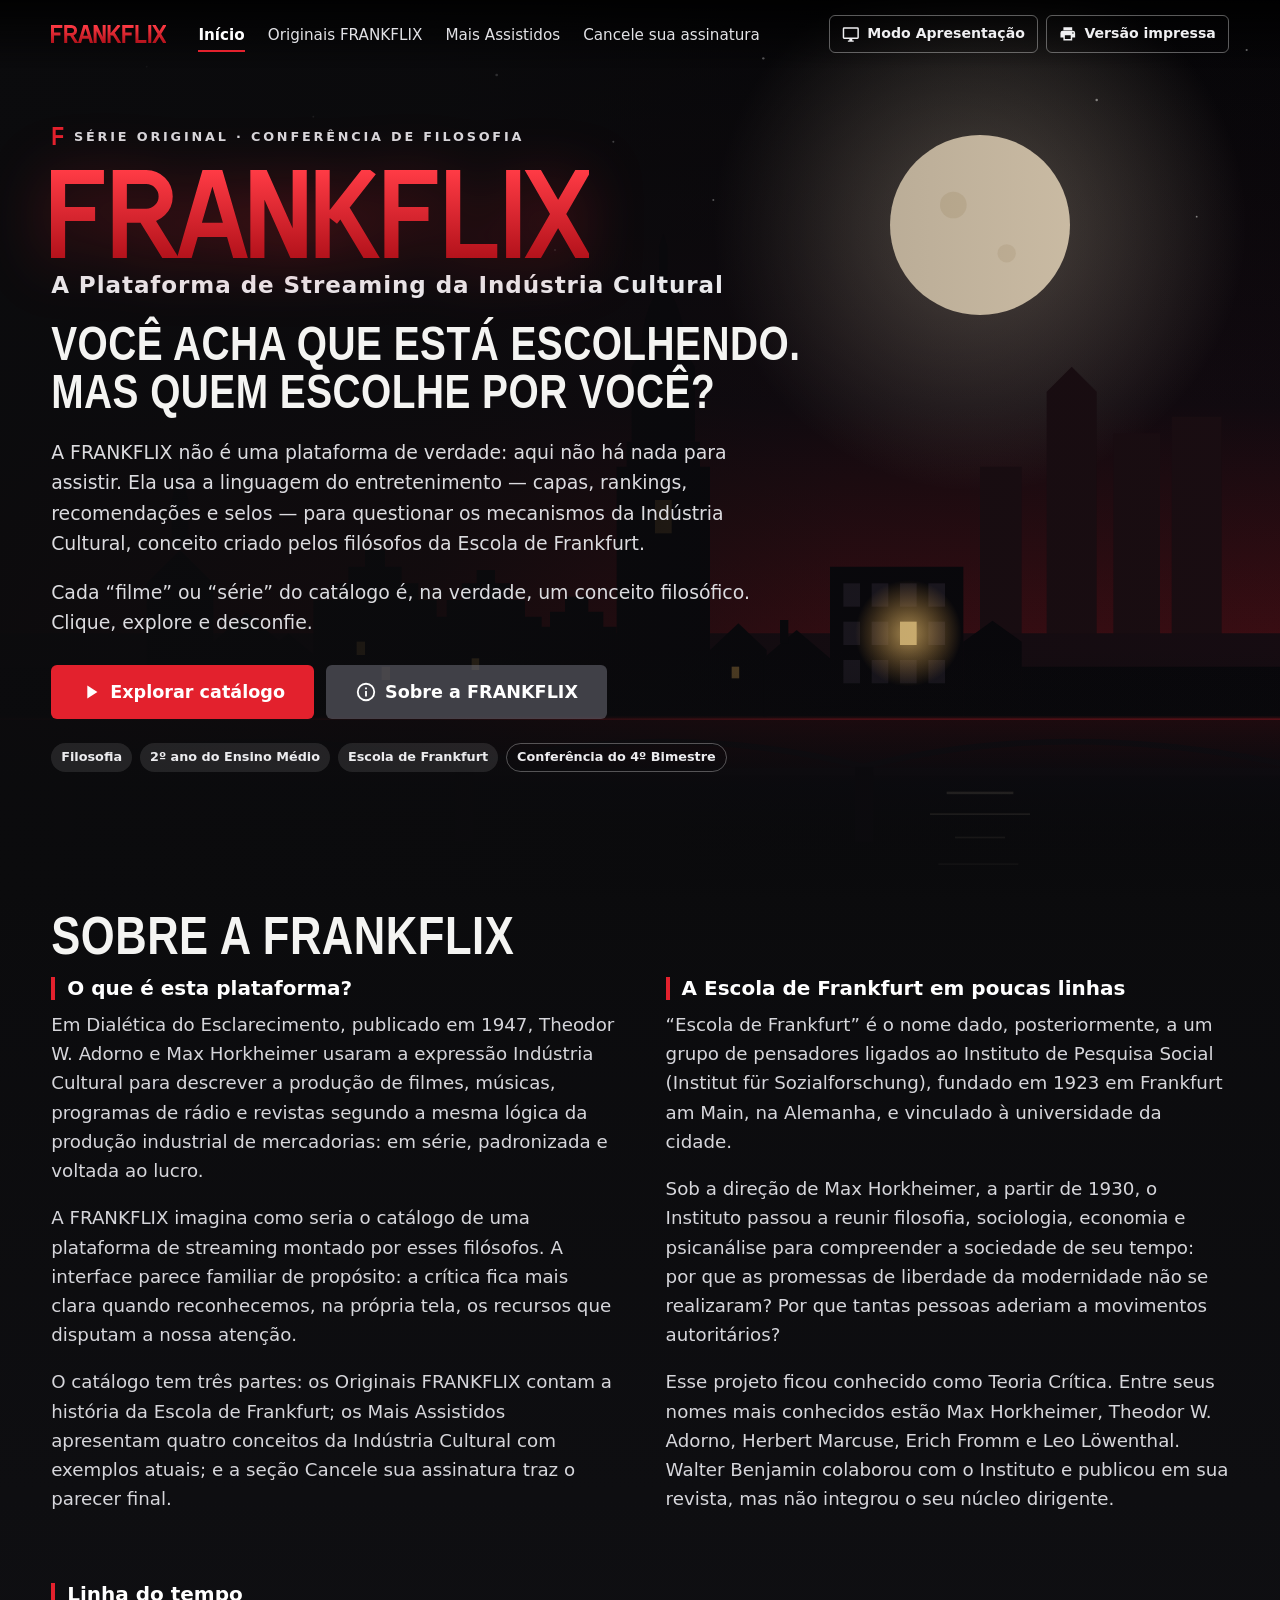
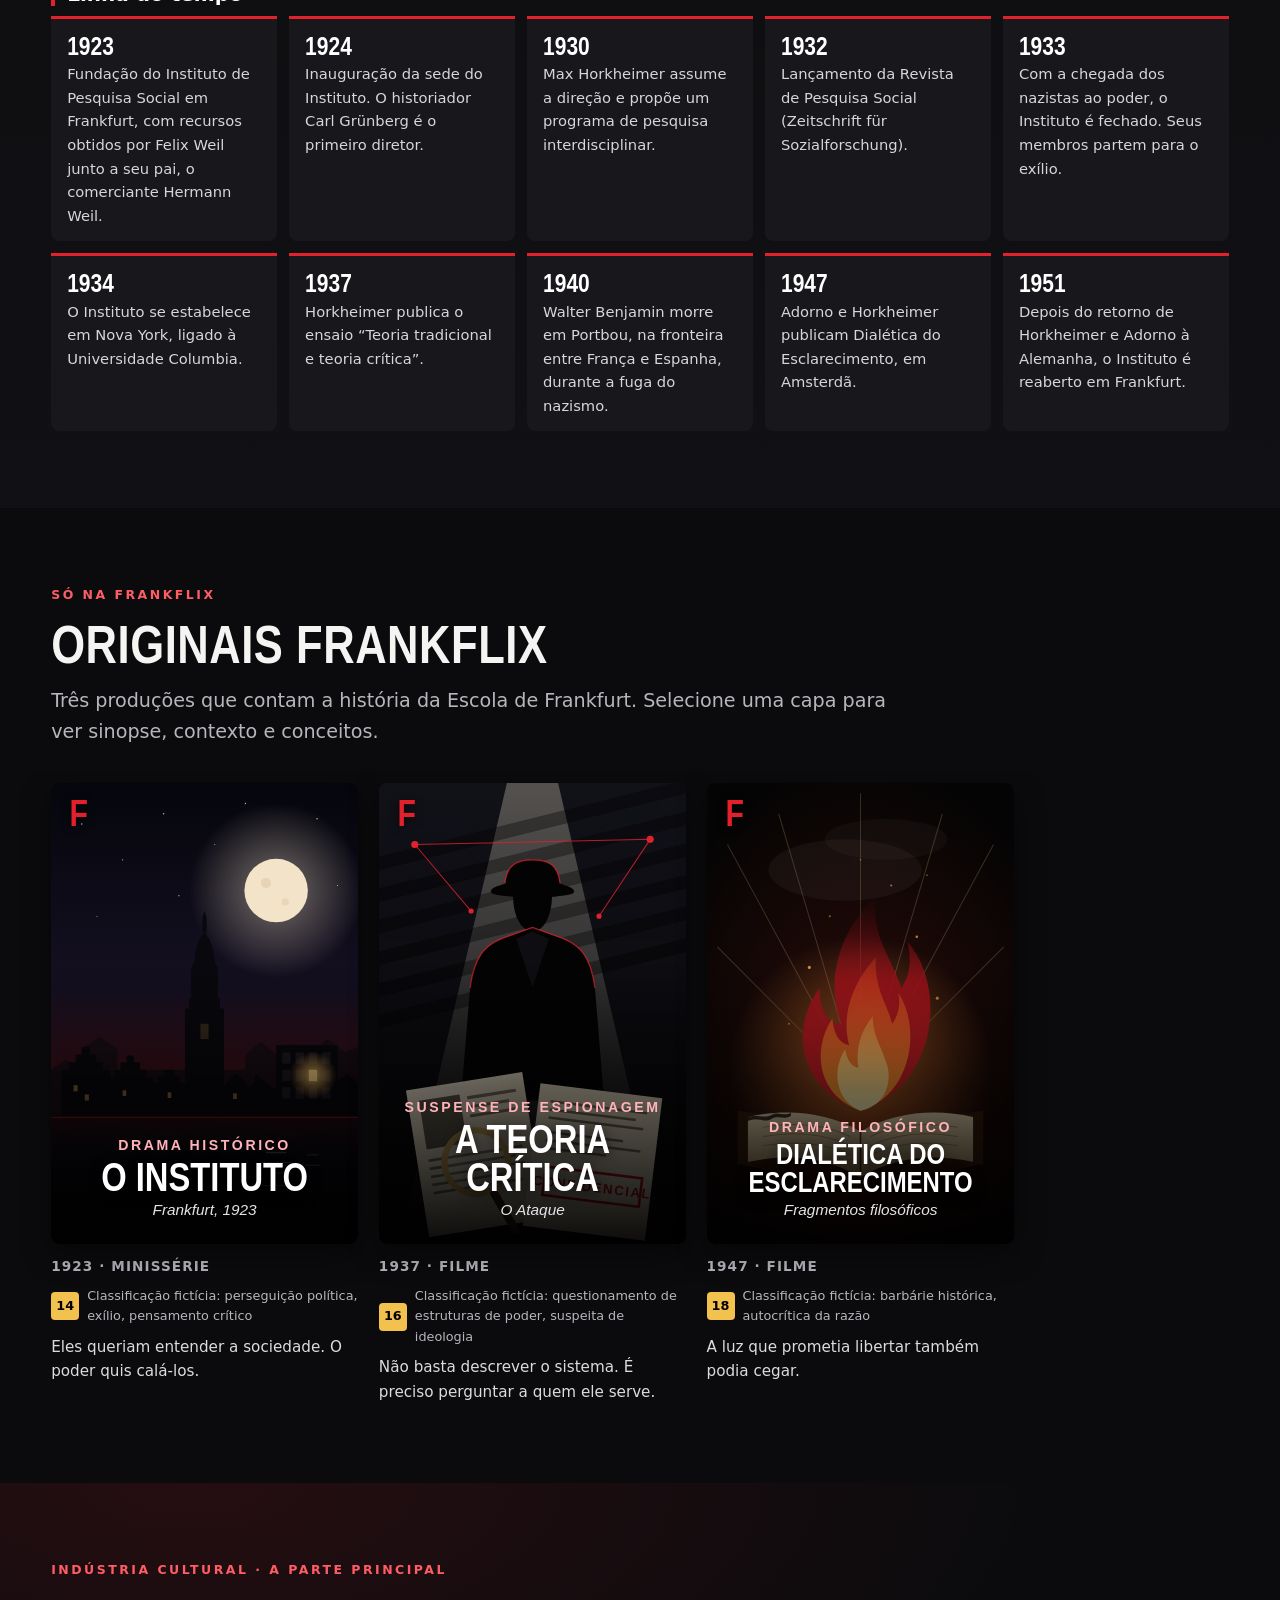
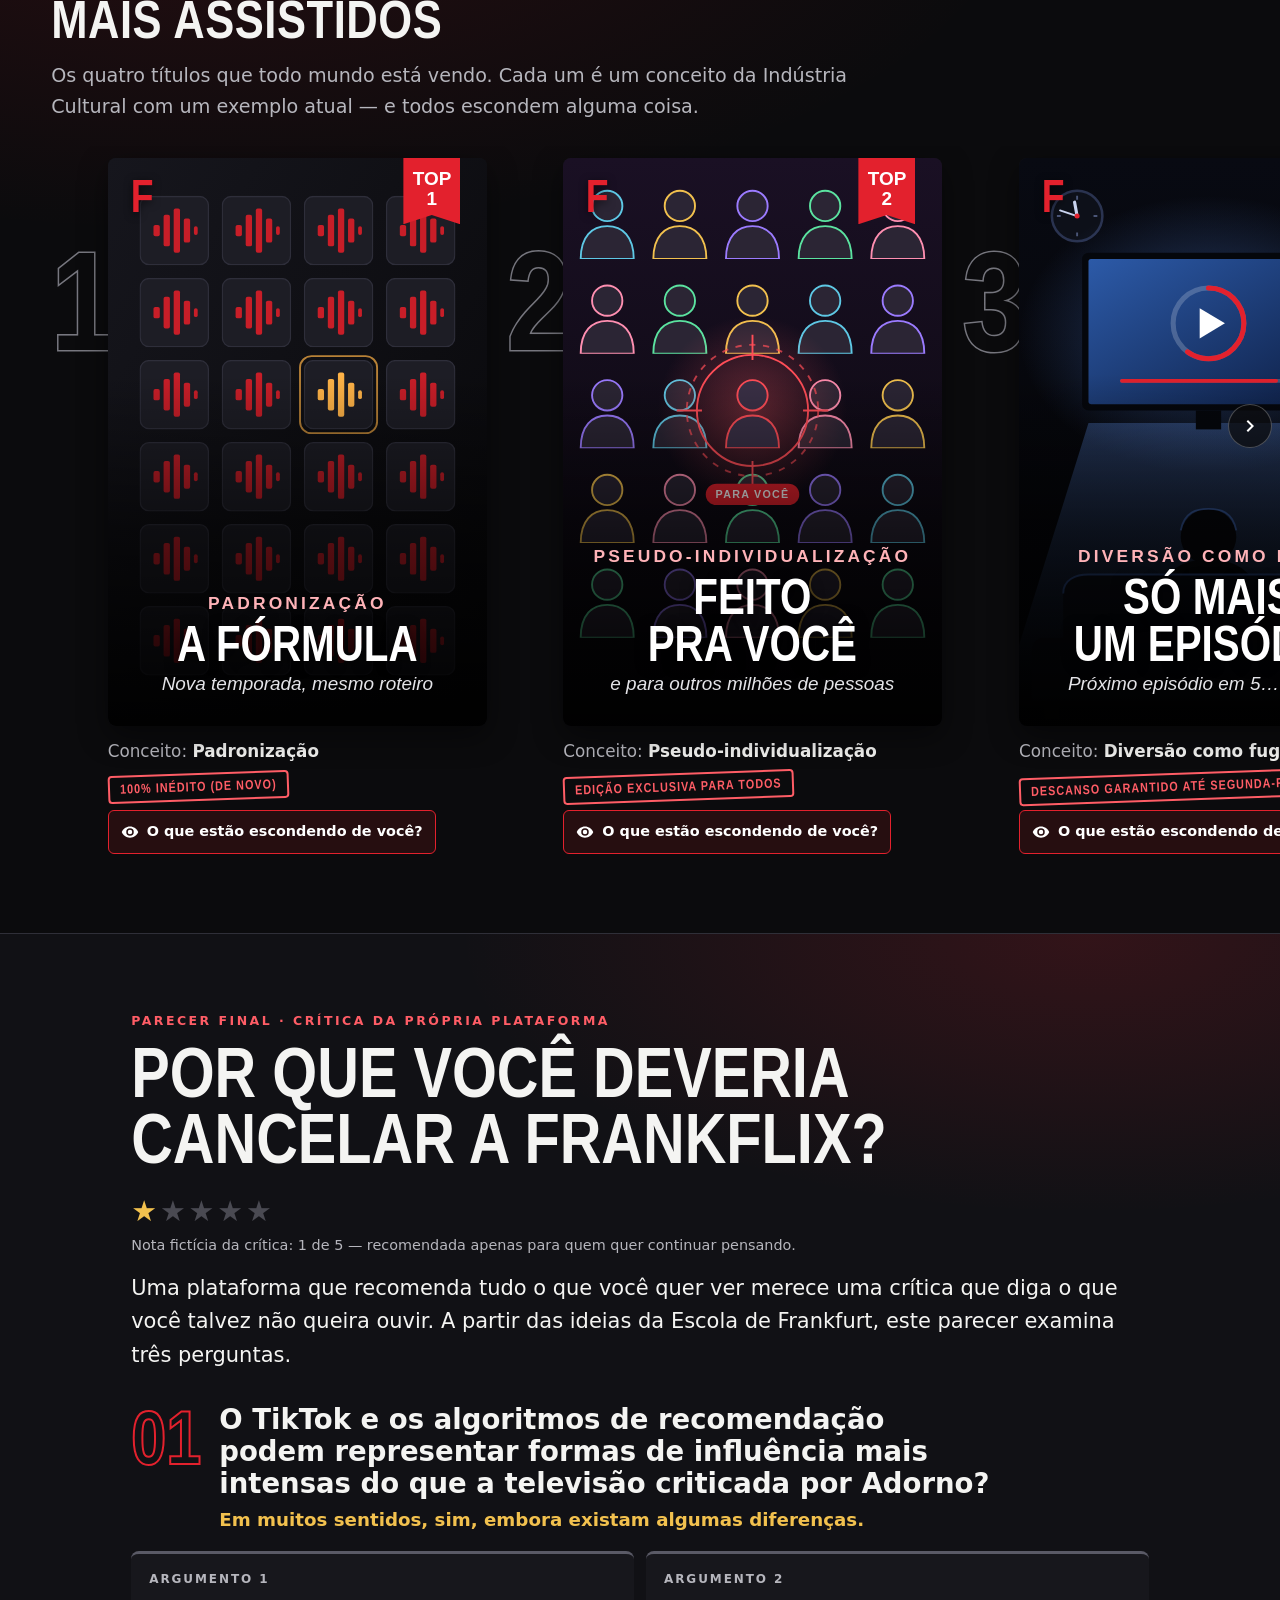
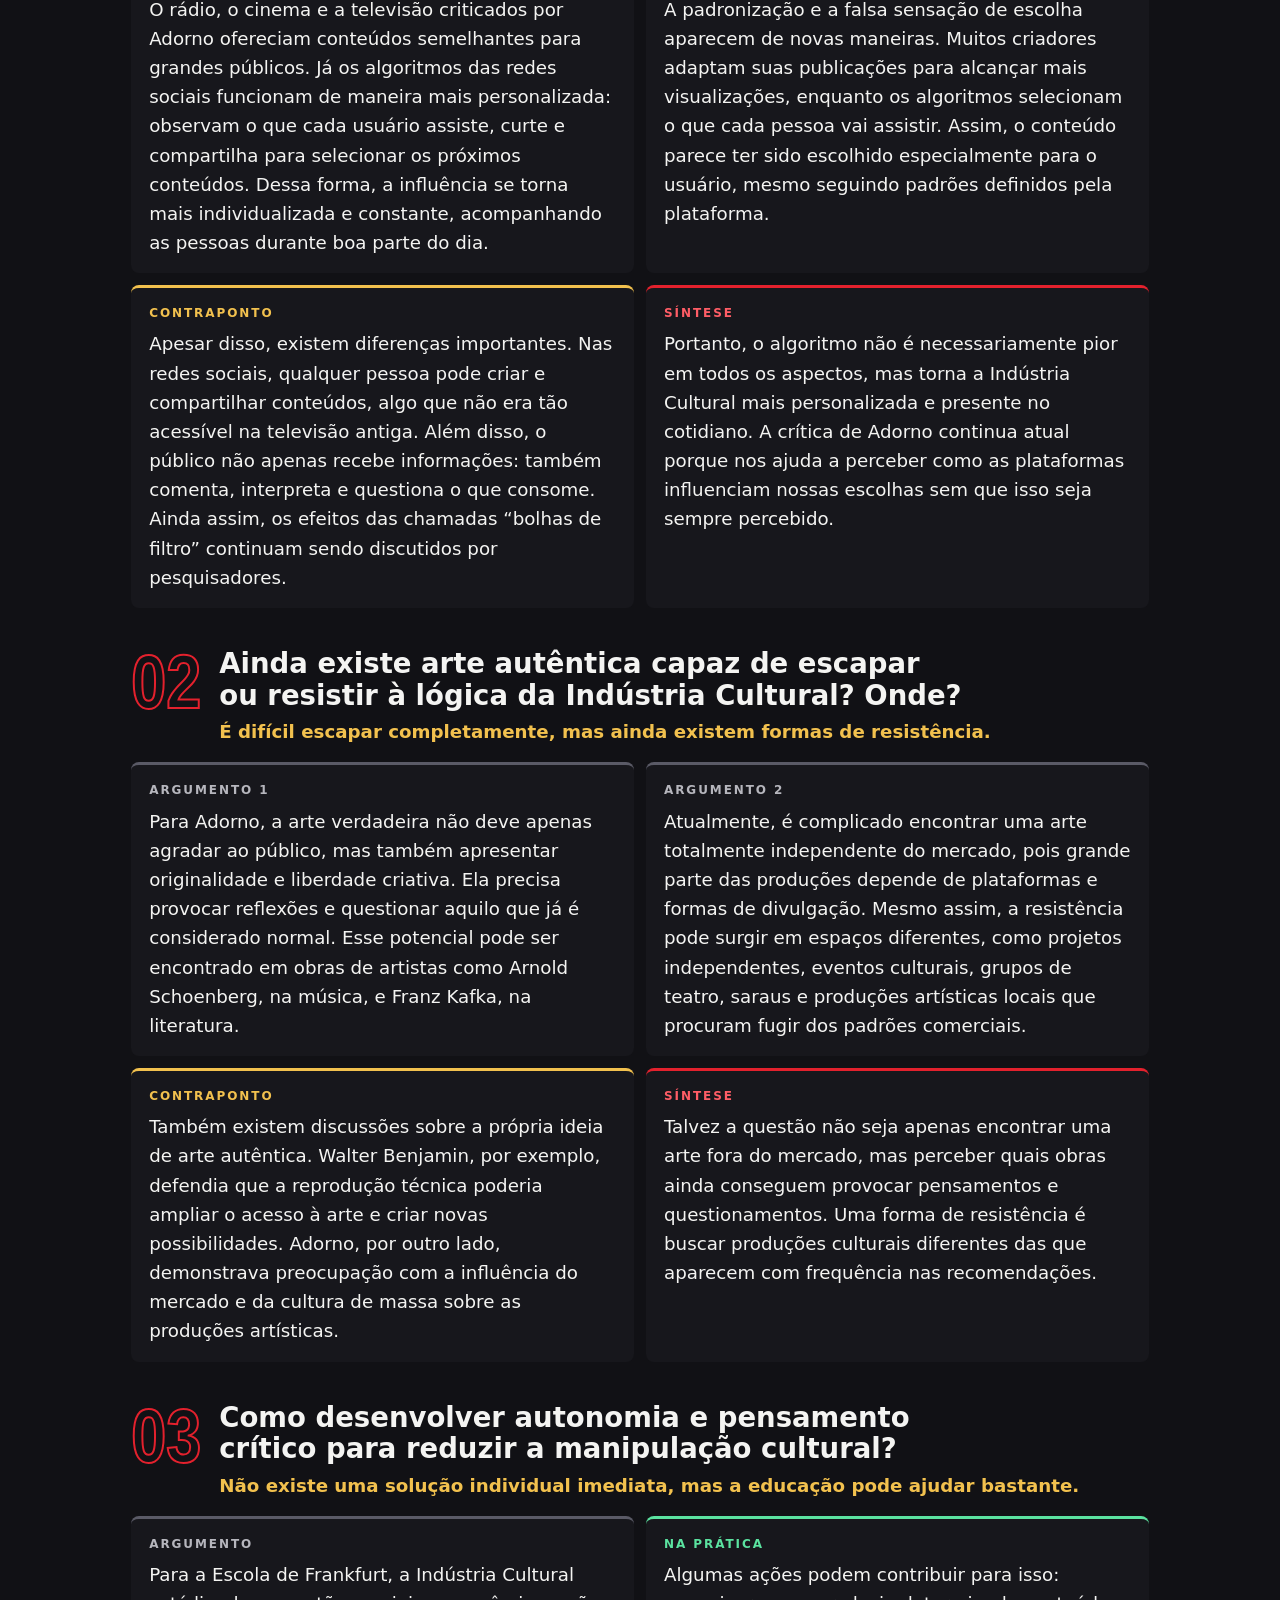
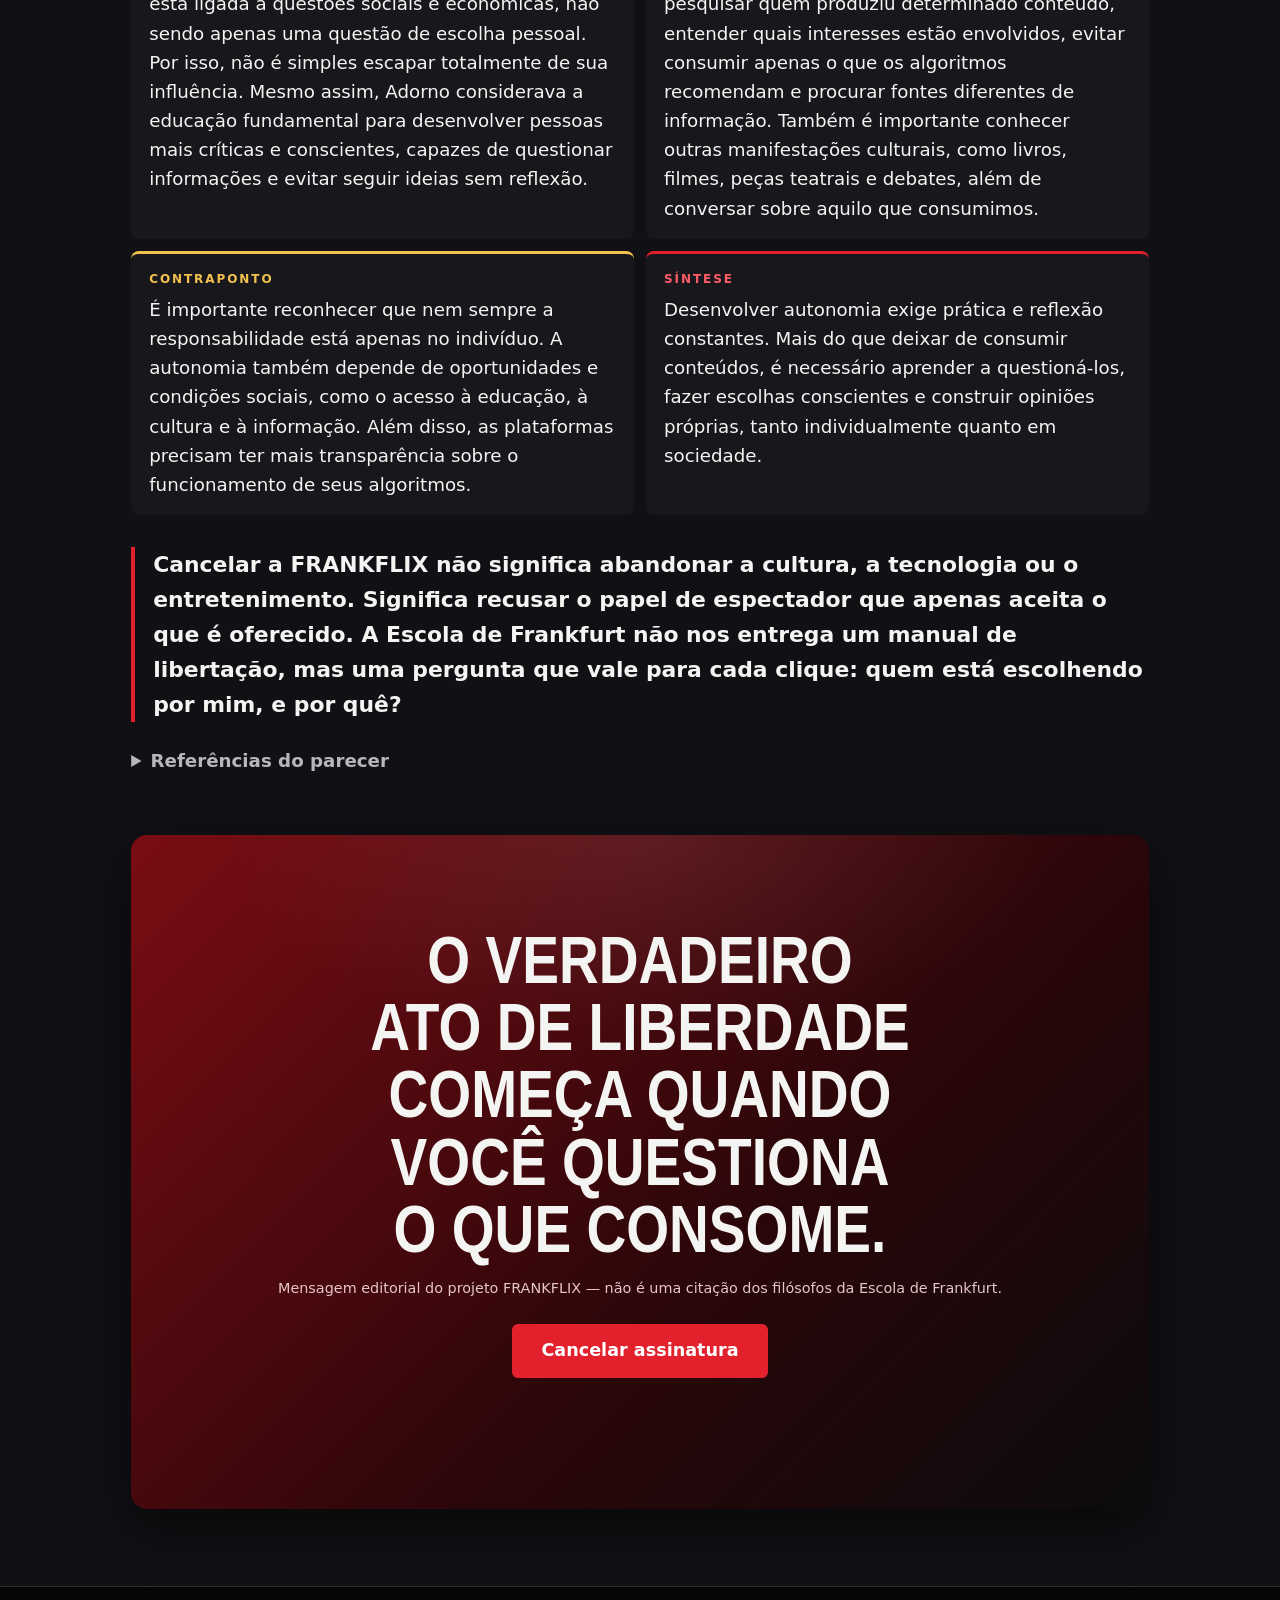
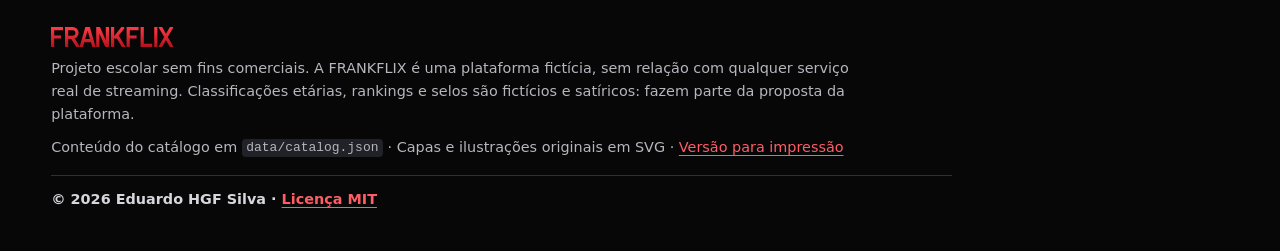
<file: index.html>
<!doctype html>
<html lang="pt-BR">
<head>
  <meta charset="utf-8">
  <meta name="viewport" content="width=device-width, initial-scale=1">
  <title>FRANKFLIX — A Plataforma de Streaming da Indústria Cultural</title>
  <meta name="description" content="Plataforma fictícia de streaming criada para uma conferência de Filosofia (2º ano do Ensino Médio) sobre a Escola de Frankfurt e a crítica à Indústria Cultural.">
  <meta name="theme-color" content="#0b0b0d">
  <meta name="color-scheme" content="dark">
  <link rel="icon" href="assets/favicon.svg" type="image/svg+xml">
  <link rel="stylesheet" href="css/style.css">
  <link rel="stylesheet" href="css/components.css">
  <script type="module" src="js/app.js"></script>
</head>
<body>
  <a class="skip-link" href="#conteudo">Pular para o conteúdo</a>

  <header class="site-header" data-header>
    <div class="site-header__inner">
      <a class="brand" href="#inicio" aria-label="FRANKFLIX — voltar ao início">
        <img src="assets/logo.svg" alt="" width="152" height="25">
      </a>
      <nav class="main-nav" aria-label="Navegação principal">
        <ul>
          <li><a href="#inicio" data-nav="inicio">Início</a></li>
          <li><a href="#originais" data-nav="originais">Originais FRANKFLIX</a></li>
          <li><a href="#mais-assistidos" data-nav="mais-assistidos">Mais Assistidos</a></li>
          <li><a href="#cancele" data-nav="cancele">Cancele sua assinatura</a></li>
        </ul>
      </nav>
      <div class="header-actions">
        <button type="button" class="btn btn--ghost btn--sm" data-presentation-open disabled>
          <span class="btn__icon" data-icon="screen"></span><span>Modo Apresentação</span>
        </button>
        <a class="btn btn--ghost btn--sm" href="print.html">
          <span class="btn__icon" data-icon="print"></span><span>Versão impressa</span>
        </a>
      </div>
    </div>
  </header>

  <main id="conteudo" tabindex="-1">
    <section id="inicio" class="hero" data-spy="inicio" aria-labelledby="hero-title">
      <div class="hero__media" aria-hidden="true"></div>
      <div class="hero__content" data-hero>
        <p class="hero__kicker" data-hero-kicker></p>
        <h1 id="hero-title" class="hero__title">
          <img src="assets/logo.svg" alt="FRANKFLIX" width="610" height="100">
          <span class="hero__tagline" data-hero-tagline></span>
        </h1>
        <p class="hero__slogan" data-hero-slogan></p>
        <div class="hero__description" data-hero-description></div>
        <div class="hero__actions">
          <a class="btn btn--primary btn--lg" href="#originais" data-scroll-to="originais">
            <span class="btn__icon" data-icon="play"></span><span>Explorar catálogo</span>
          </a>
          <a class="btn btn--secondary btn--lg" href="#sobre" data-scroll-to="sobre">
            <span class="btn__icon" data-icon="info"></span><span>Sobre a FRANKFLIX</span>
          </a>
        </div>
        <p class="hero__meta" data-hero-meta></p>
      </div>
    </section>

    <div class="app-status" data-status role="status" aria-live="polite">
      <noscript>
        <p class="alert alert--error">Este site precisa de JavaScript para montar o catálogo. Ative o JavaScript ou consulte a <a href="print.html">versão impressa</a>.</p>
      </noscript>
    </div>

    <section id="sobre" class="section about" data-spy="inicio" aria-labelledby="sobre-title">
      <div class="container">
        <h2 id="sobre-title" class="section__title">Sobre a FRANKFLIX</h2>
        <div class="about__grid" data-about></div>
      </div>
    </section>

    <section id="originais" class="section collection" data-spy="originais" aria-labelledby="originais-title">
      <div class="container">
        <header class="section__head">
          <p class="section__kicker">Só na FRANKFLIX</p>
          <h2 id="originais-title" class="section__title">Originais FRANKFLIX</h2>
          <p class="section__lead">Três produções que contam a história da Escola de Frankfurt. Selecione uma capa para ver sinopse, contexto e conceitos.</p>
        </header>
      </div>
      <div class="row" data-row="originals" aria-label="Originais FRANKFLIX"></div>
    </section>

    <section id="mais-assistidos" class="section collection collection--top" data-spy="mais-assistidos" aria-labelledby="top-title">
      <div class="container">
        <header class="section__head">
          <p class="section__kicker">Indústria Cultural · a parte principal</p>
          <h2 id="top-title" class="section__title">Mais Assistidos</h2>
          <p class="section__lead">Os quatro títulos que todo mundo está vendo. Cada um é um conceito da Indústria Cultural com um exemplo atual — e todos escondem alguma coisa.</p>
        </header>
      </div>
      <div class="row row--top" data-row="top" aria-label="Mais Assistidos"></div>
    </section>

    <section id="cancele" class="section verdict" data-spy="cancele" aria-labelledby="cancele-title">
      <div class="container container--narrow" data-verdict>
        <h2 id="cancele-title" class="verdict__title">Por que você deveria cancelar a FRANKFLIX?</h2>
      </div>
    </section>
  </main>

  <footer class="site-footer">
    <div class="container site-footer__inner">
      <img src="assets/logo.svg" alt="FRANKFLIX" width="122" height="20">
      <p data-footer-disclaimer></p>
      <p>Conteúdo do catálogo em <code>data/catalog.json</code> · Capas e ilustrações originais em SVG · <a href="print.html">Versão para impressão</a></p>
      <p class="site-footer__credits" data-footer-credits></p>
    </div>
  </footer>

  <dialog class="modal" data-modal aria-labelledby="modal-title">
    <div class="modal__frame">
      <button type="button" class="modal__close icon-btn" data-modal-close aria-label="Fechar detalhes" autofocus>
        <span data-icon="close"></span>
      </button>
      <div class="modal__body" data-modal-body></div>
    </div>
  </dialog>

  <dialog class="presentation" data-presentation aria-label="Modo apresentação">
    <div class="presentation__stage" data-stage></div>
    <div class="presentation__controls">
      <button type="button" class="btn btn--secondary" data-prev><span class="btn__icon" data-icon="left"></span><span>Anterior</span></button>
      <div class="presentation__progress">
        <span class="presentation__counter" data-counter></span>
        <span class="presentation__bar"><span data-bar></span></span>
      </div>
      <button type="button" class="btn btn--primary" data-next><span>Próximo</span><span class="btn__icon" data-icon="right"></span></button>
      <button type="button" class="btn btn--ghost" data-fullscreen><span class="btn__icon" data-icon="expand"></span><span data-fullscreen-label>Tela cheia</span></button>
      <button type="button" class="btn btn--ghost" data-presentation-close><span class="btn__icon" data-icon="close"></span><span>Sair</span></button>
    </div>
    <p class="presentation__hint" data-fs-hint></p>
    <p class="visually-hidden" data-live aria-live="polite"></p>
  </dialog>

  <script>
    // Aviso para quem abre o arquivo diretamente (file://): módulos e fetch() não funcionam assim.
    if (location.protocol === 'file:') {
      document.addEventListener('DOMContentLoaded', function () {
        var box = document.querySelector('[data-status]');
        if (box) box.innerHTML = '<p class="alert alert--error"><strong>Abra o site por um servidor HTTP.</strong> Navegadores bloqueiam o carregamento do catálogo (fetch e módulos JavaScript) em arquivos abertos via file://. No terminal, dentro da pasta do projeto, execute <code>python3 -m http.server 8000</code> e acesse <code>http://localhost:8000</code>.</p>';
      });
    }
  </script>
</body>
</html>
</file>
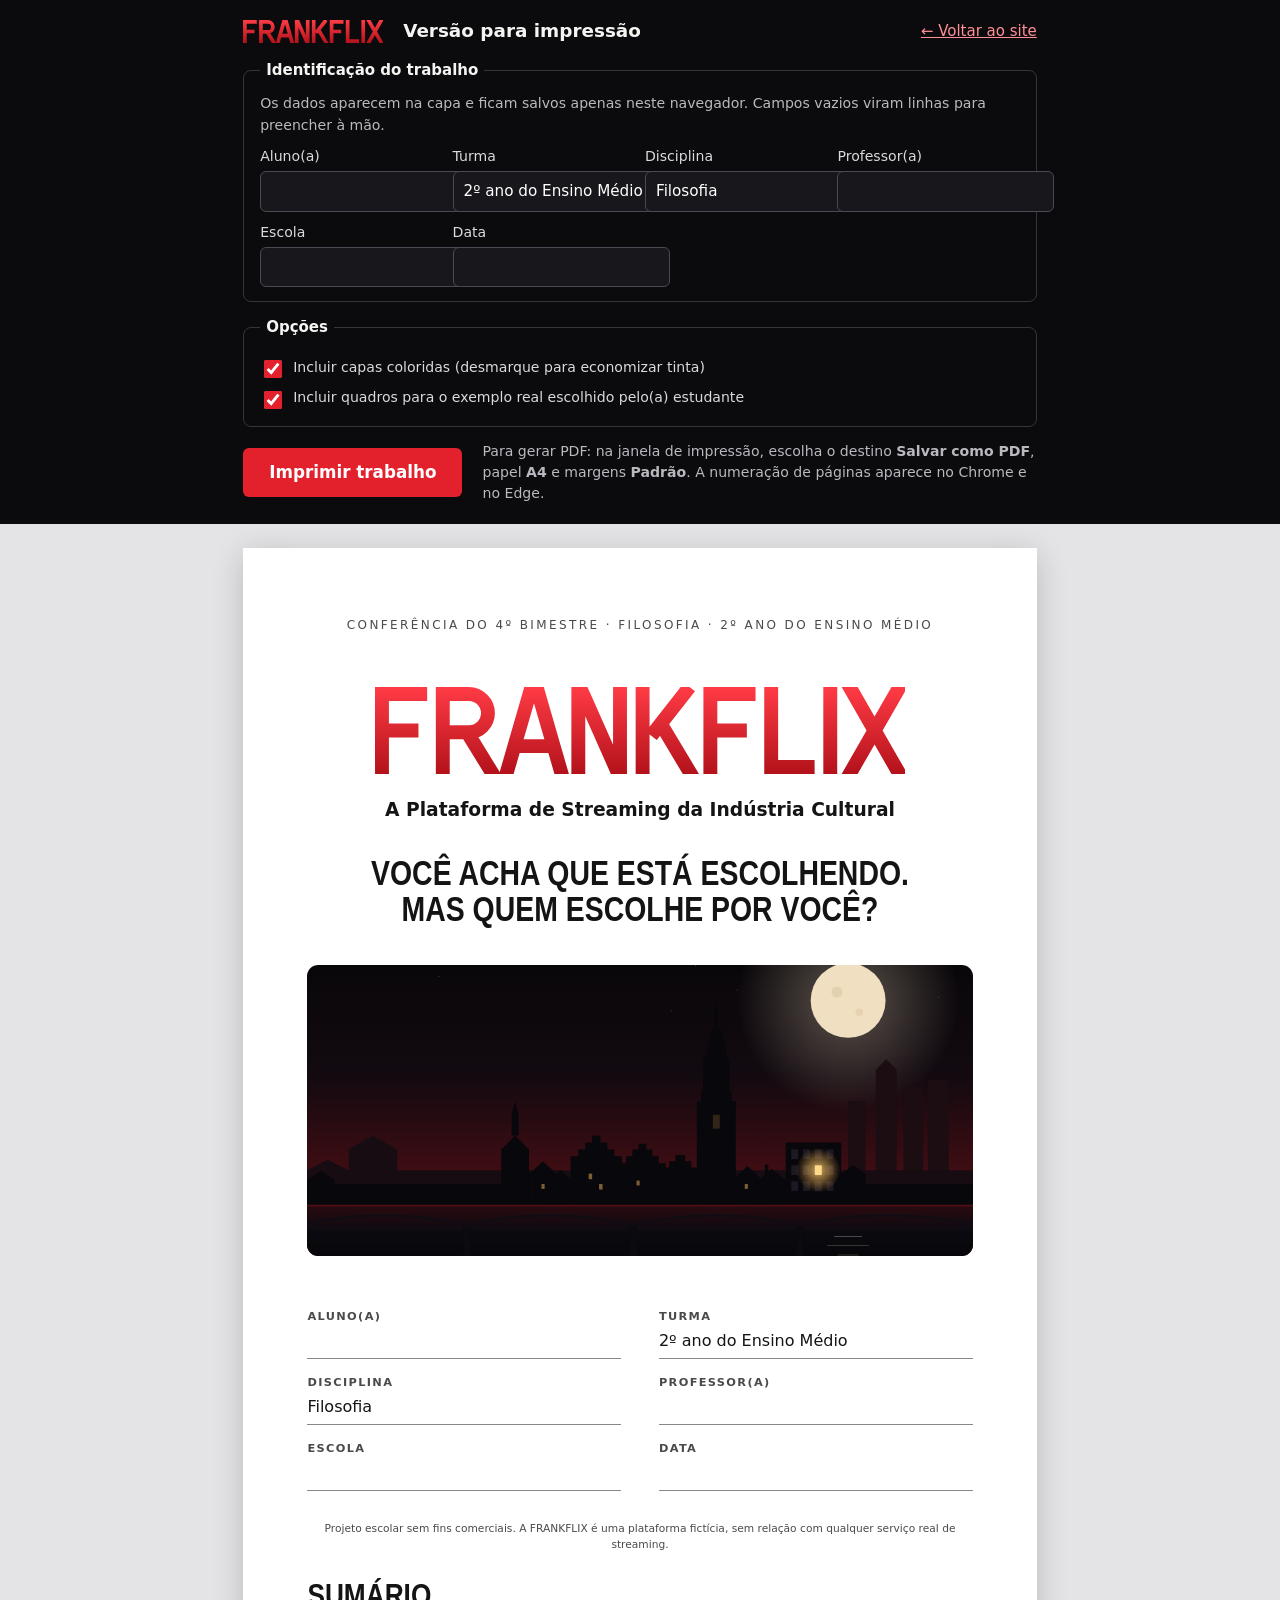
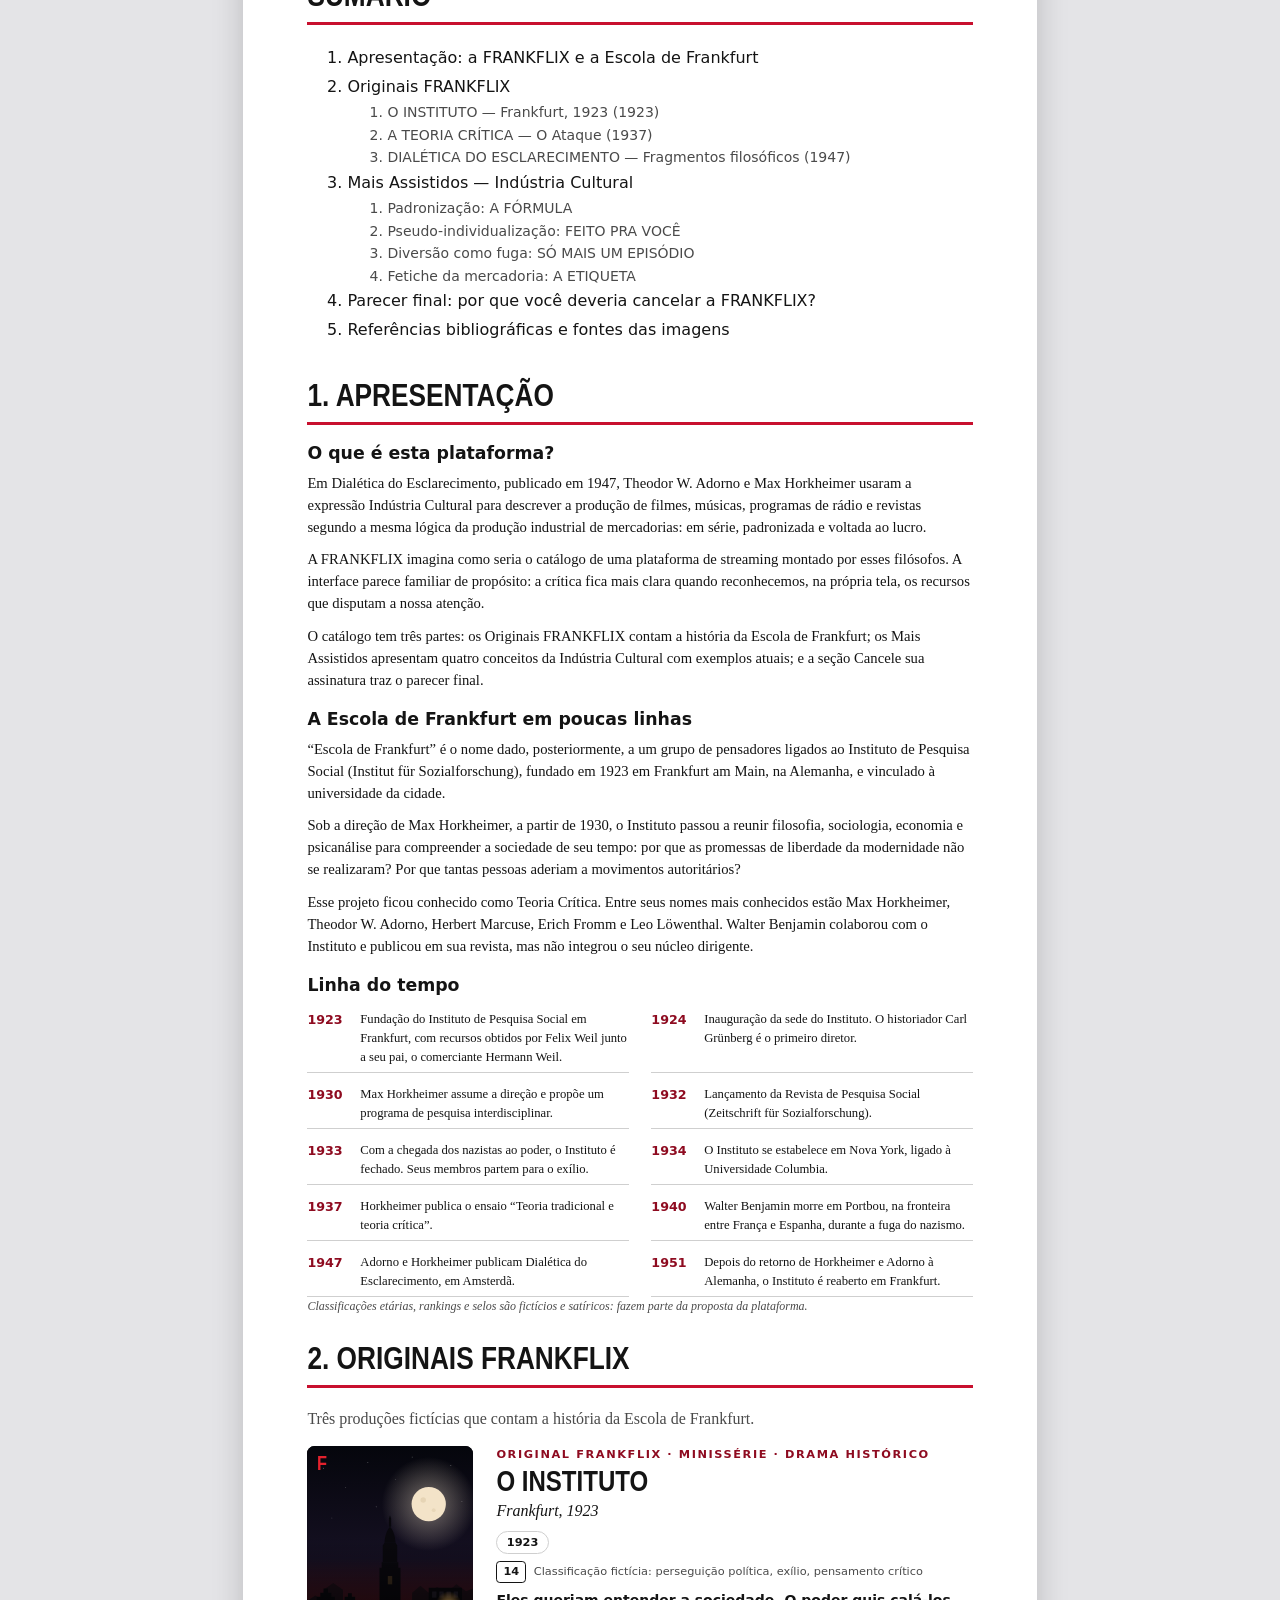
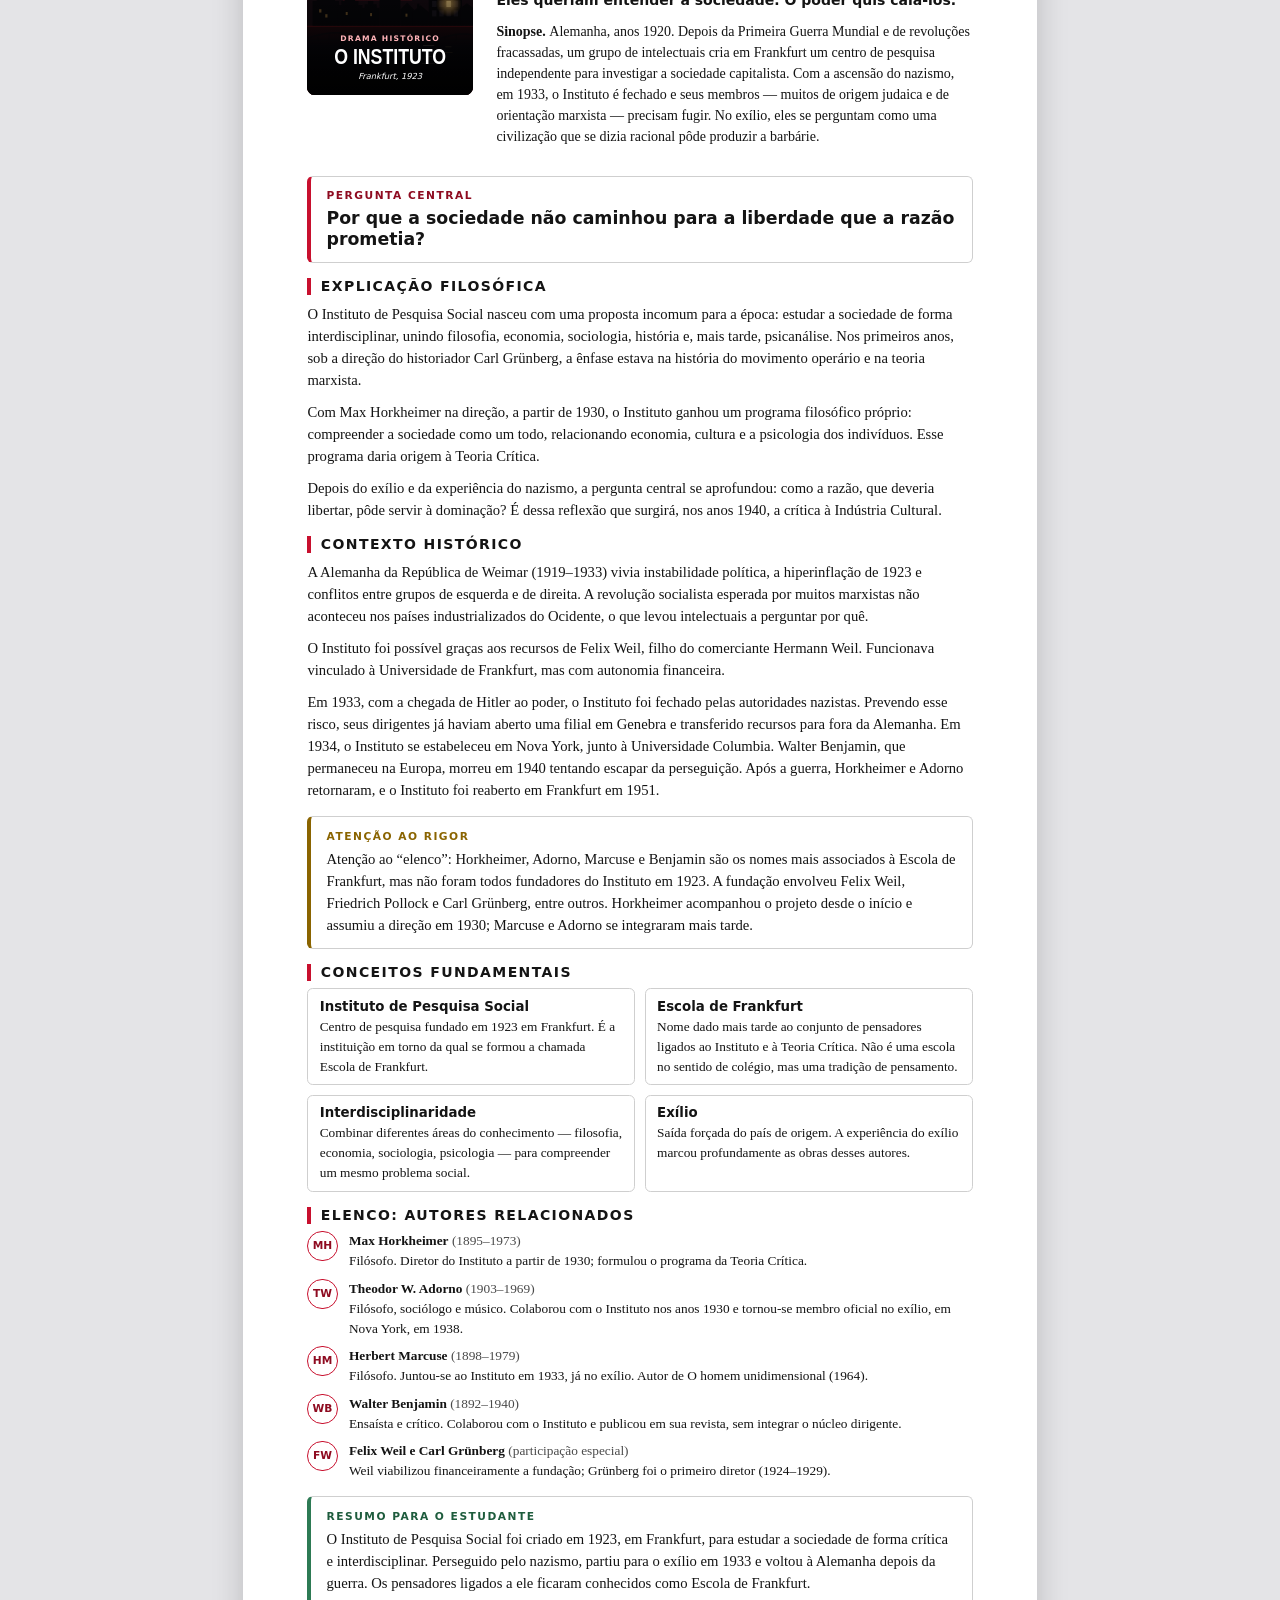
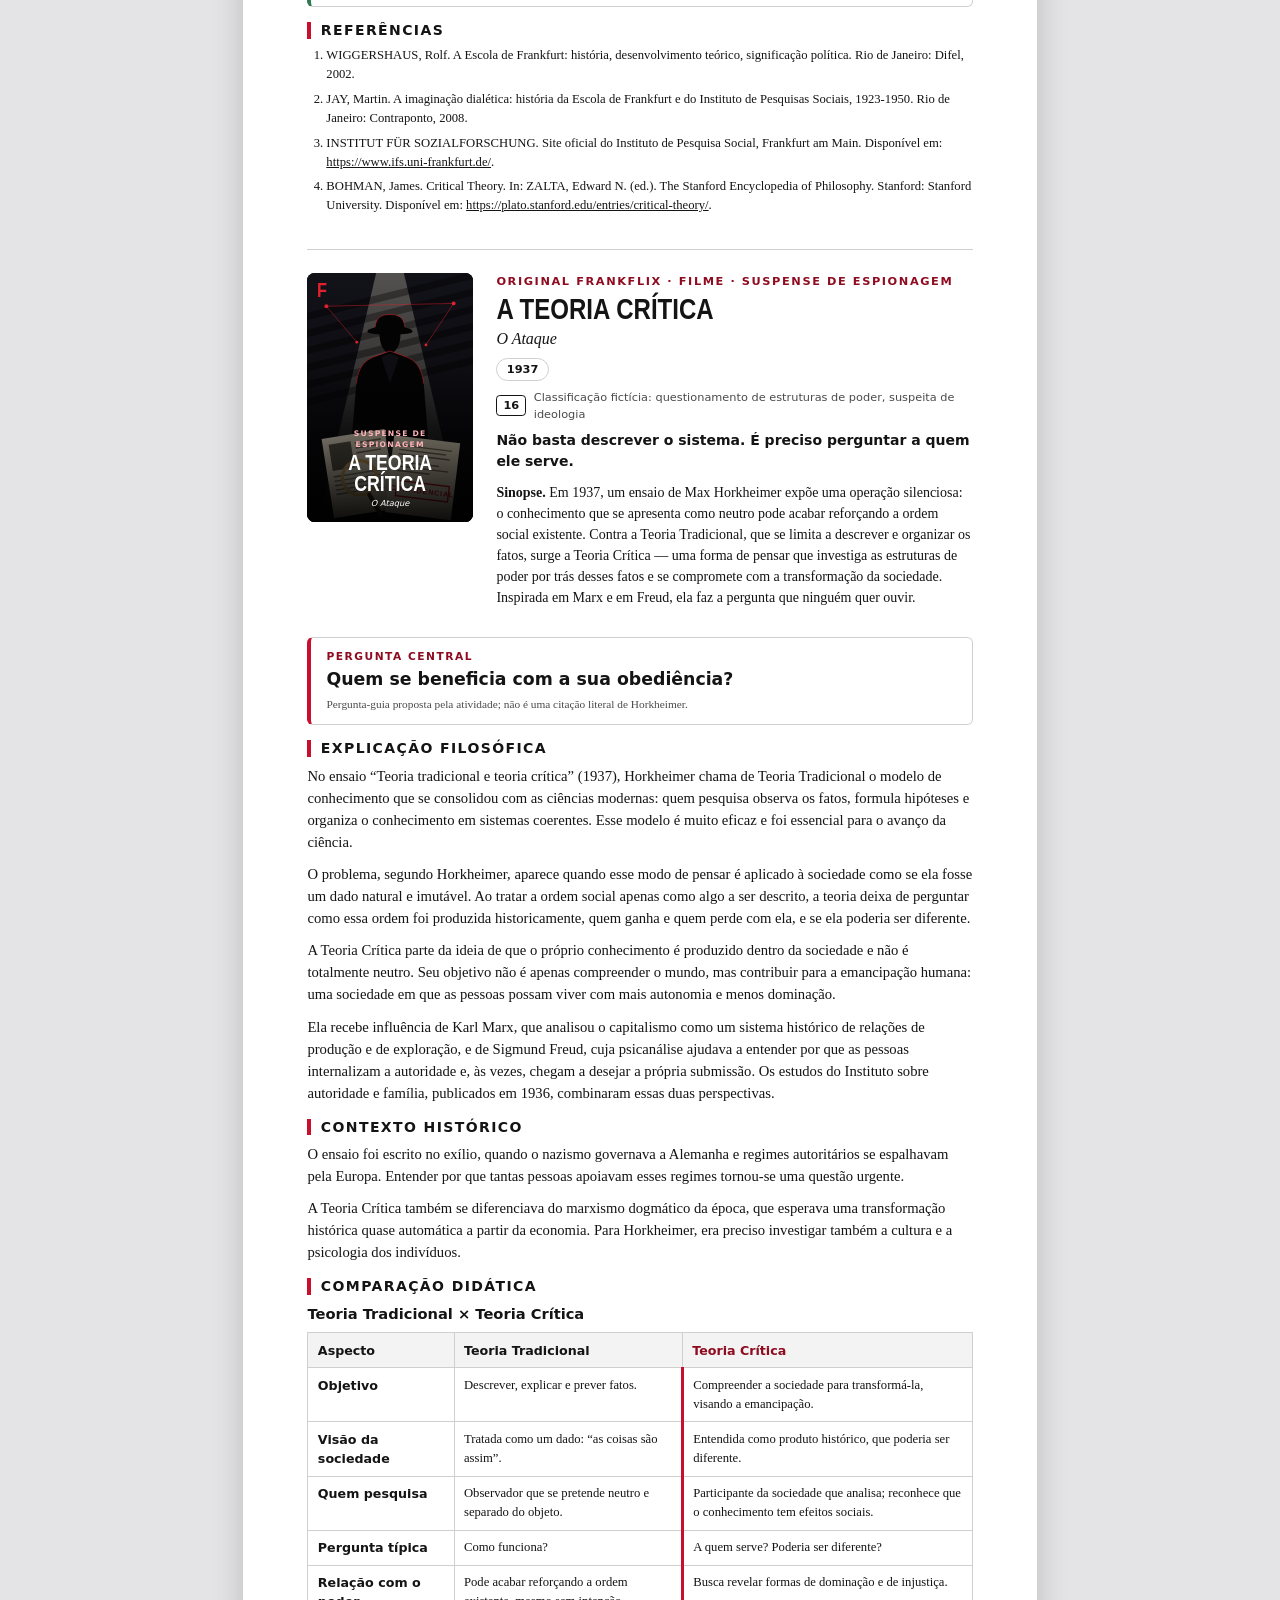
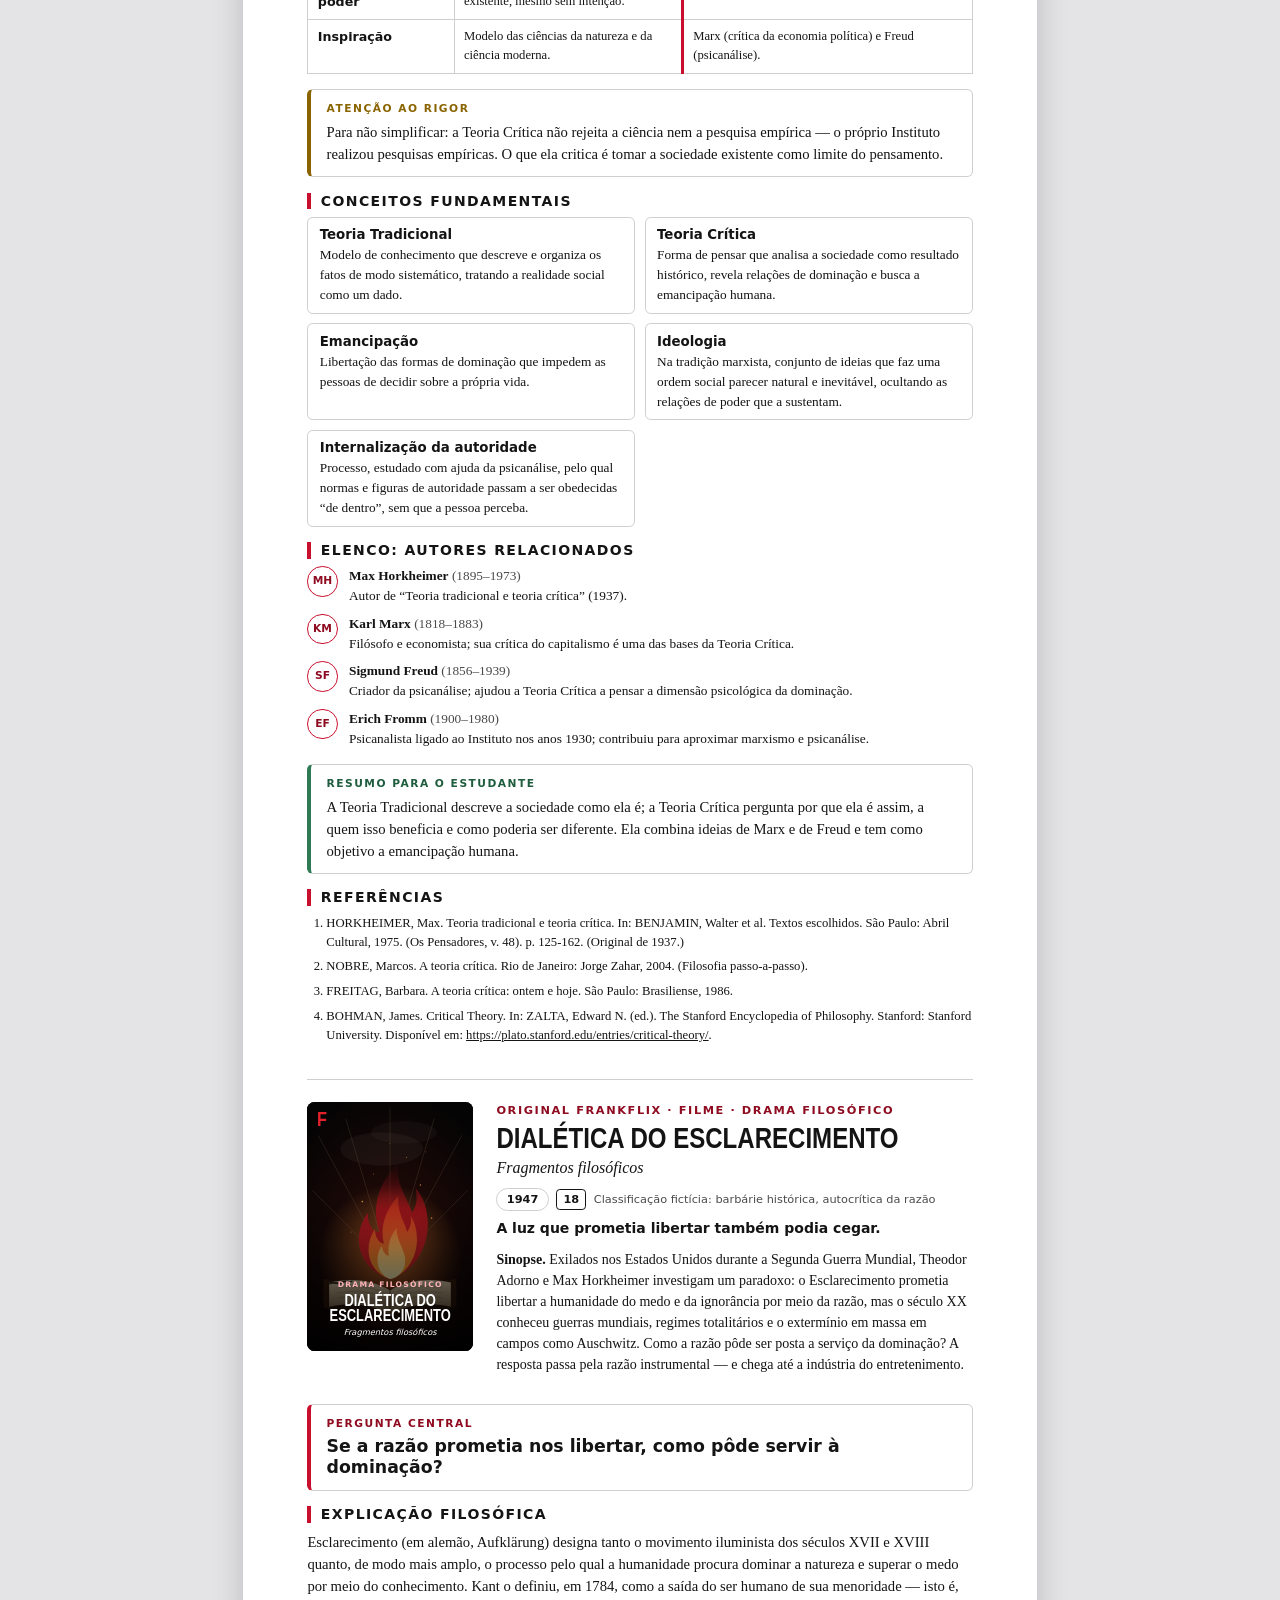
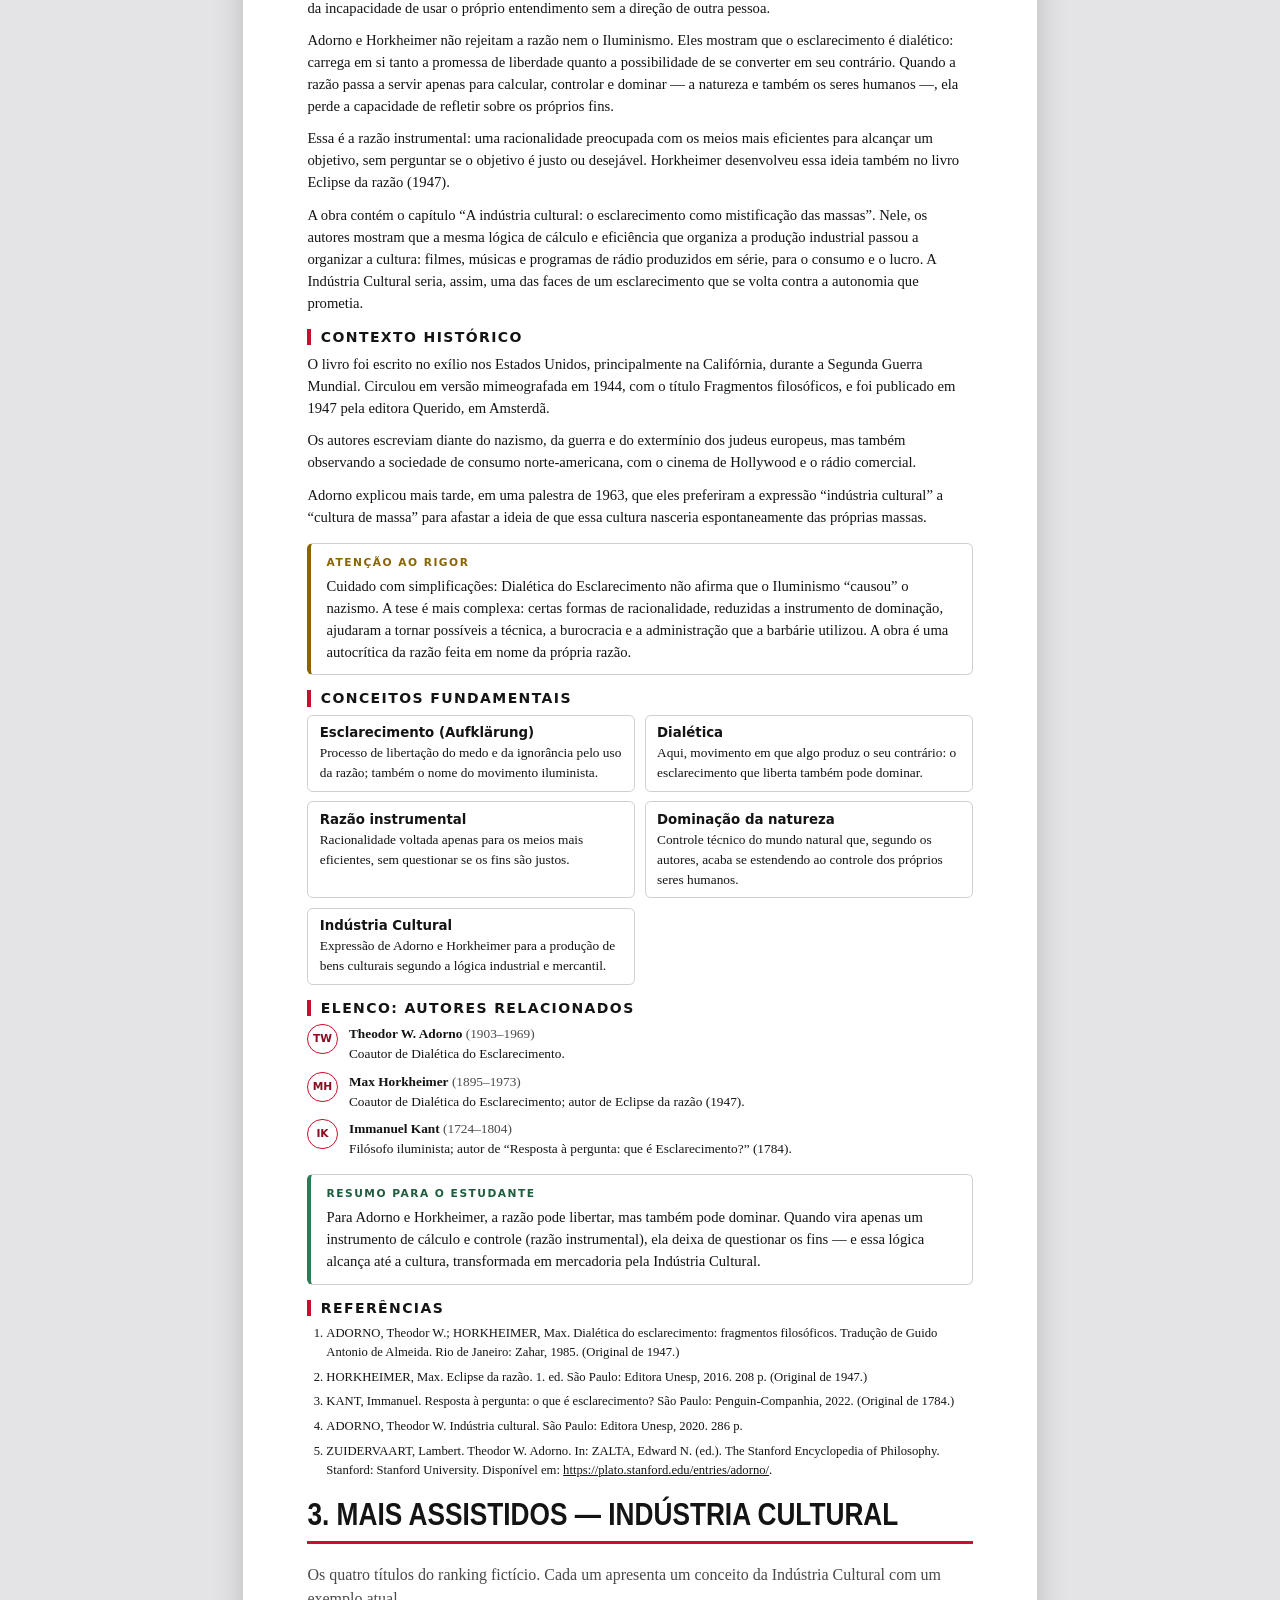
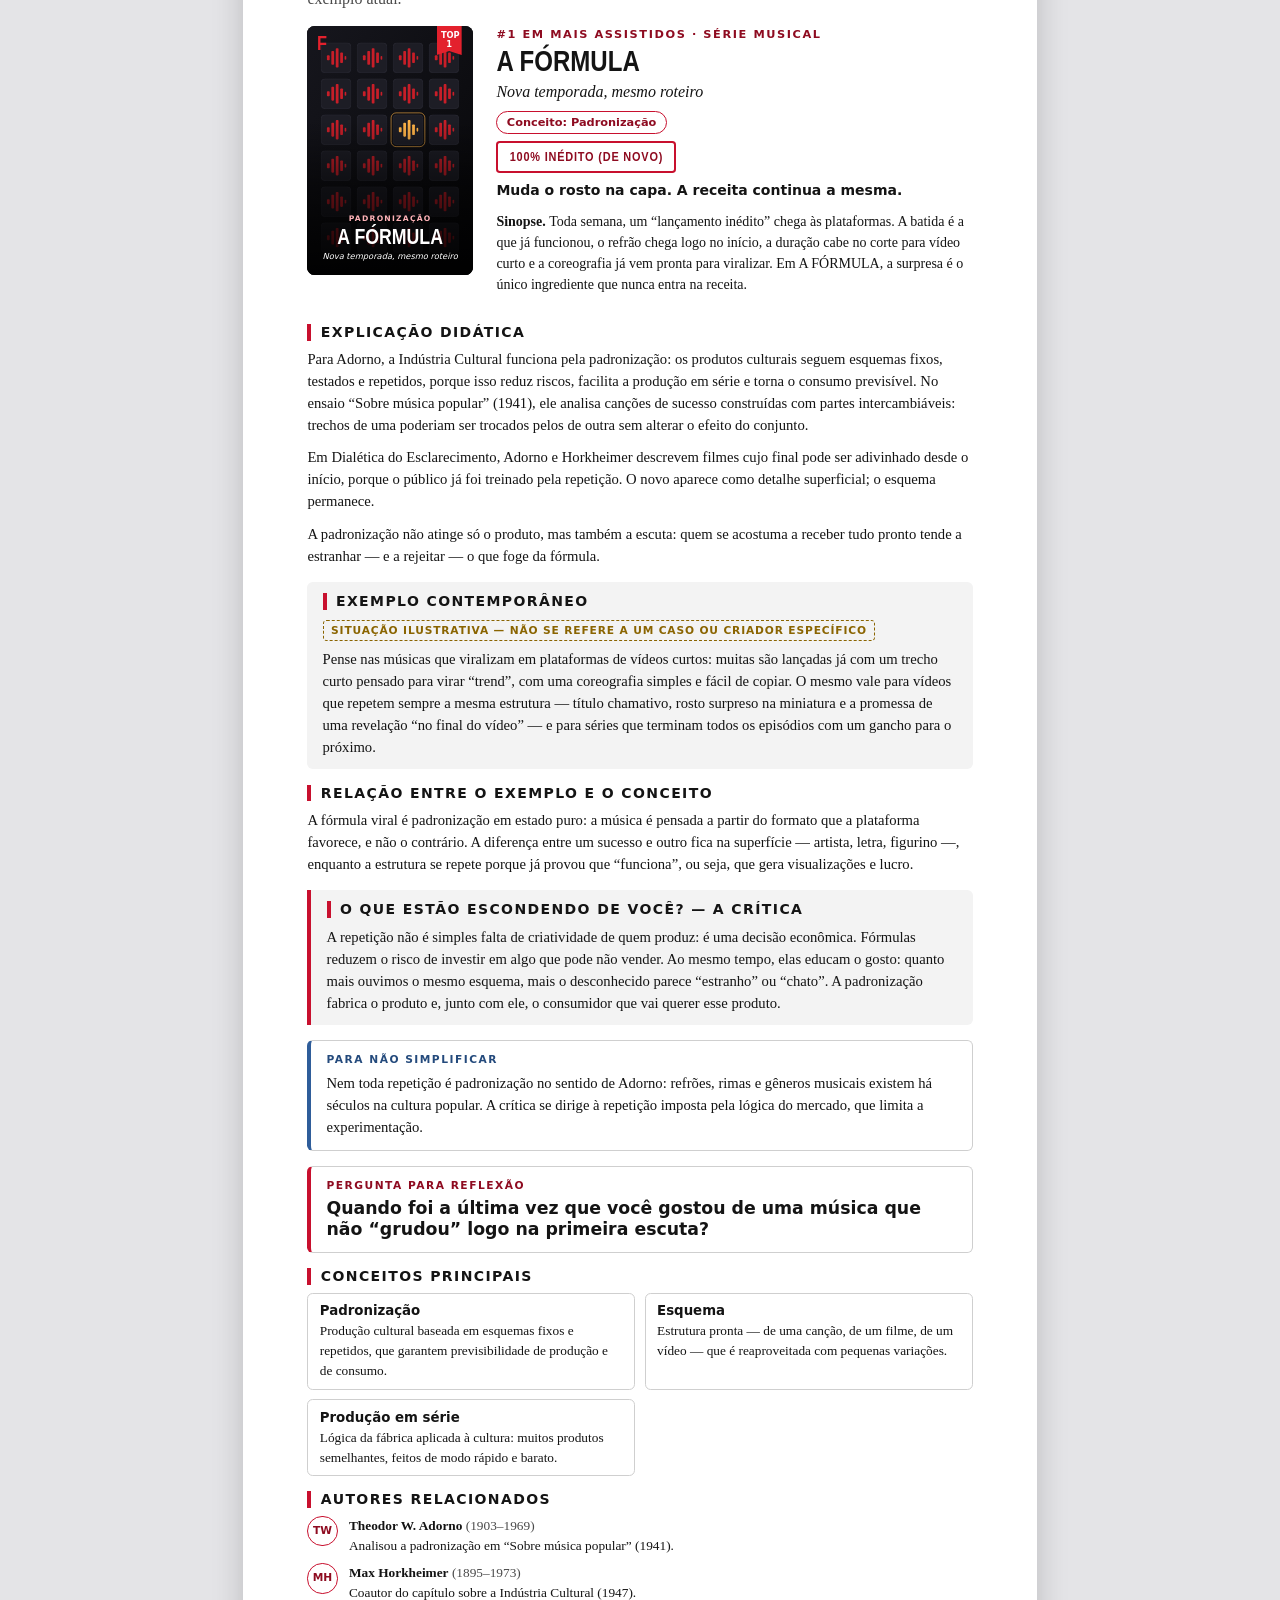
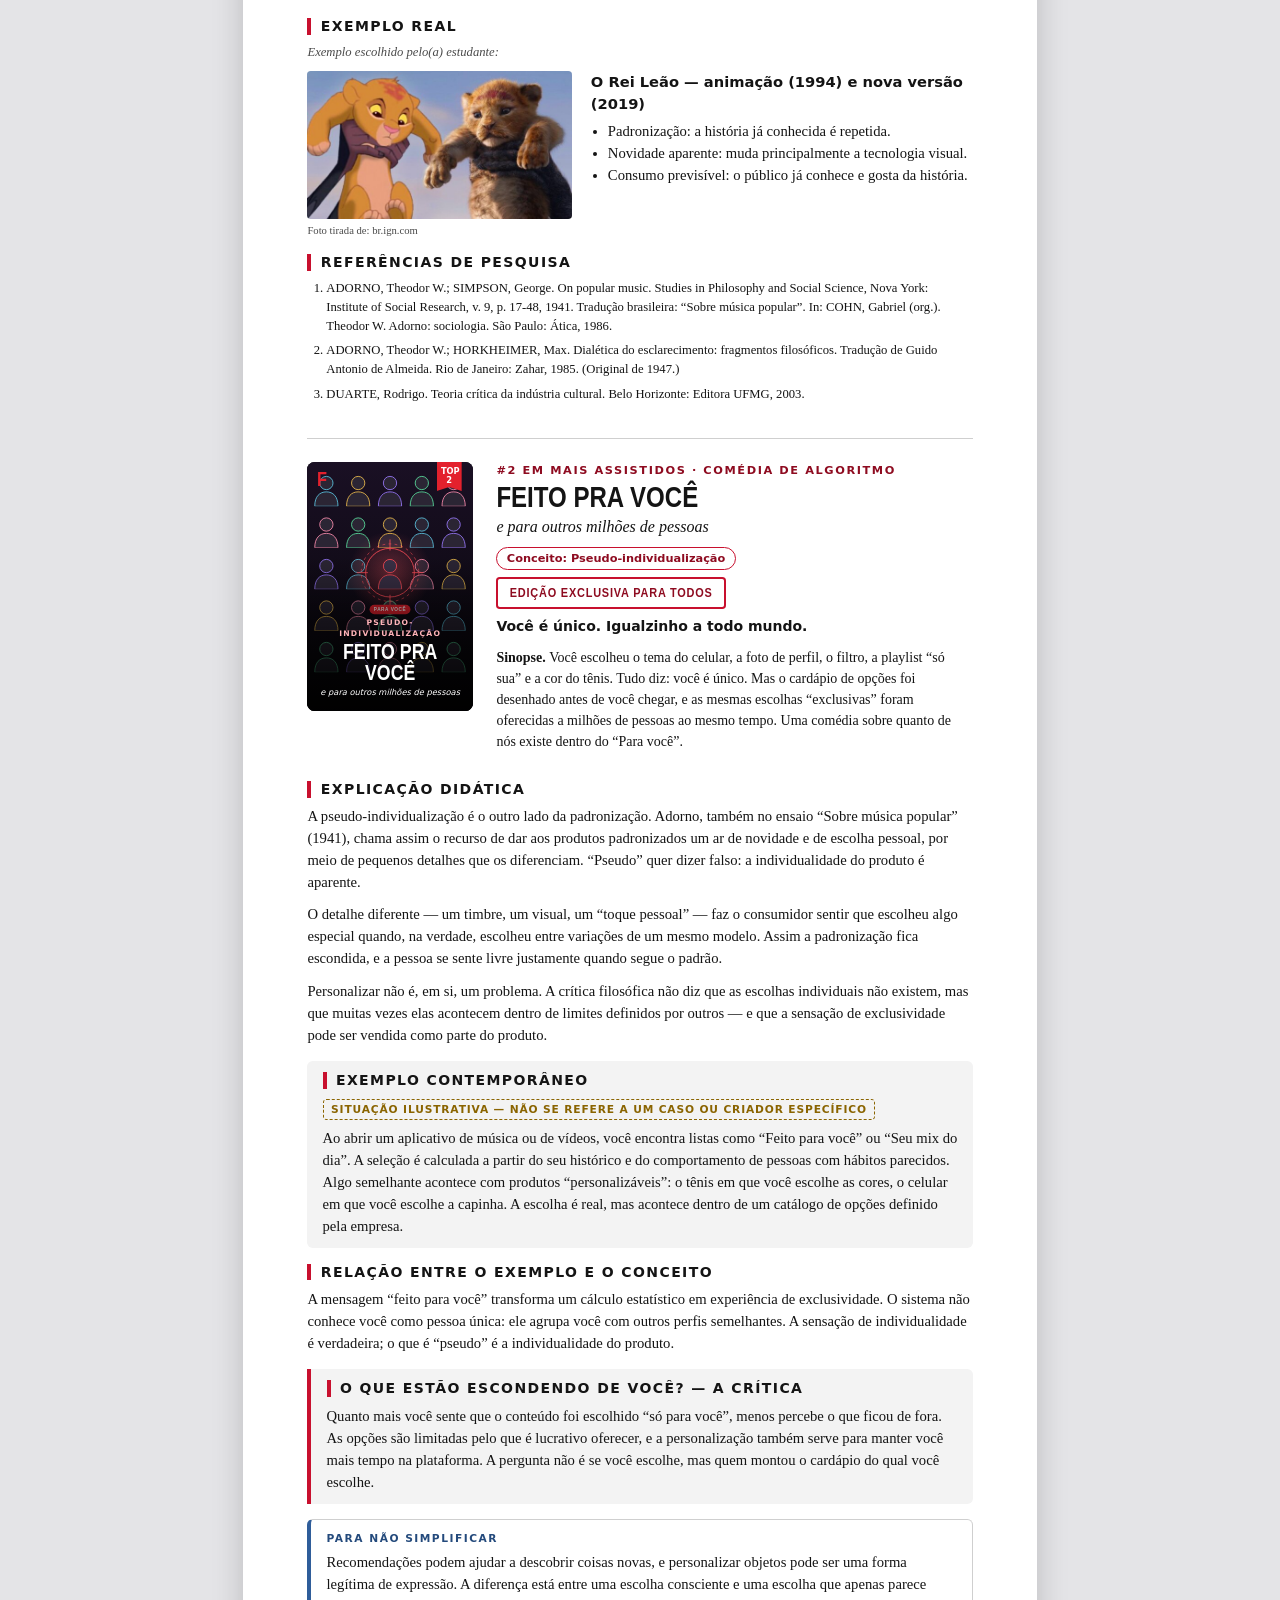
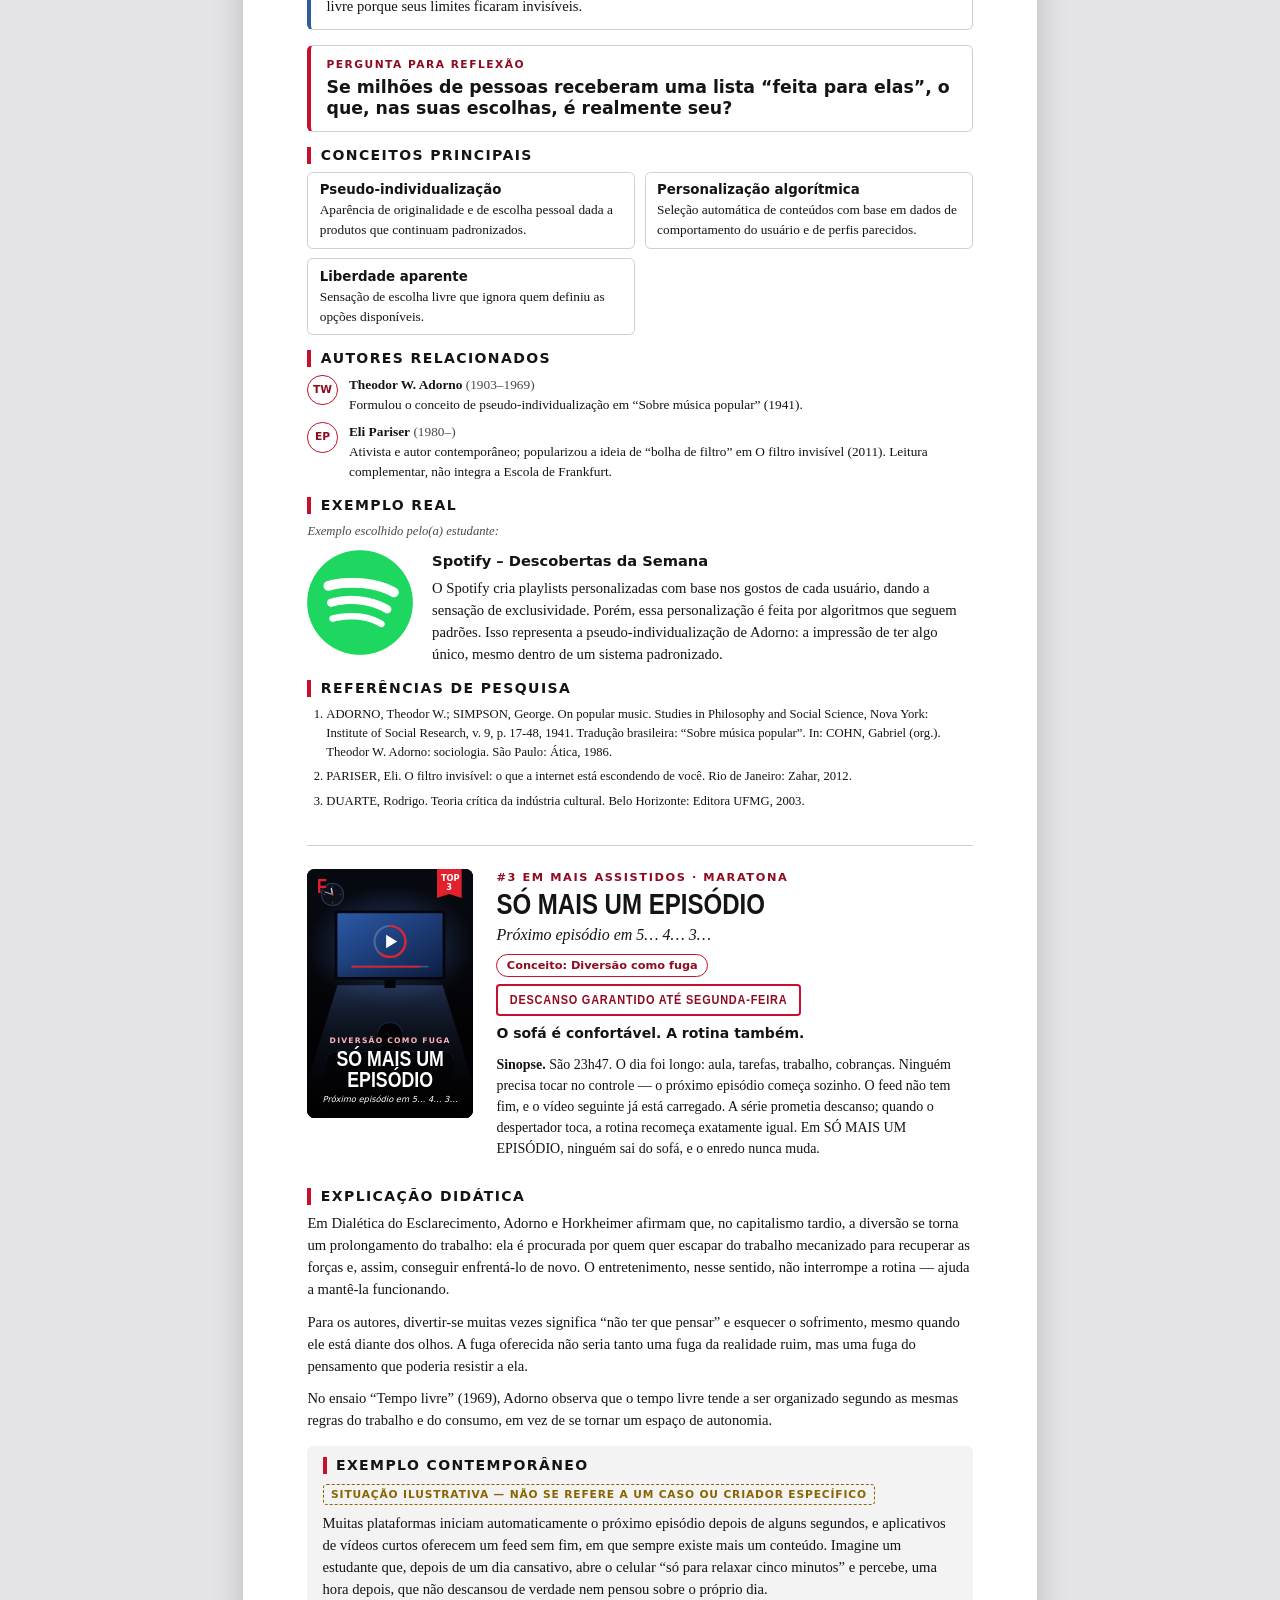
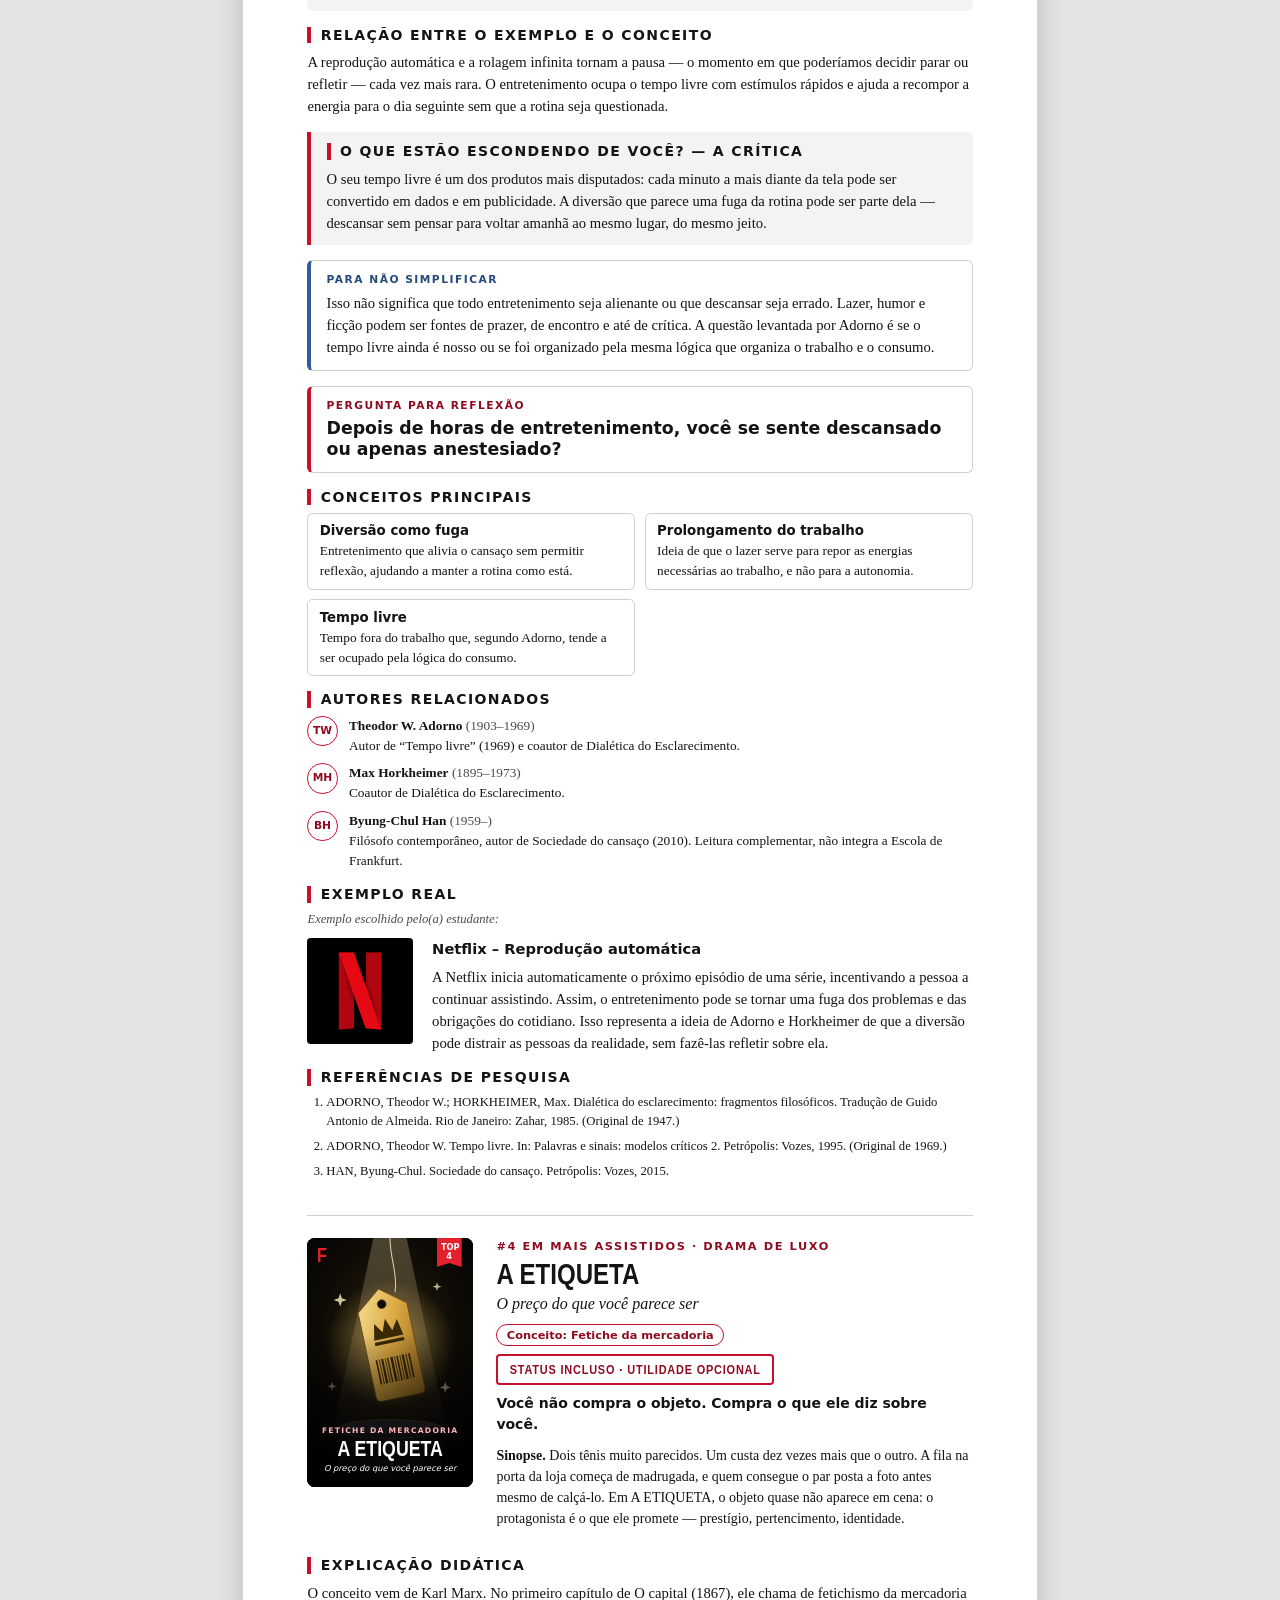
<file: print.html>
<!doctype html>
<html lang="pt-BR">
<head>
  <meta charset="utf-8">
  <meta name="viewport" content="width=device-width, initial-scale=1">
  <title>FRANKFLIX — Trabalho de Filosofia (versão para impressão)</title>
  <meta name="description" content="Versão para impressão em A4 do catálogo FRANKFLIX.">
  <link rel="icon" href="assets/favicon.svg" type="image/svg+xml">
  <link rel="stylesheet" href="css/print.css">
  <script type="module" src="js/print.js"></script>
</head>
<body class="print-page">
  <a class="skip-link" href="#documento">Pular para o documento</a>

  <header class="toolbar" aria-labelledby="toolbar-title">
    <div class="toolbar__inner">
      <div class="toolbar__head">
        <img src="assets/logo.svg" alt="FRANKFLIX" width="140" height="23">
        <h1 id="toolbar-title">Versão para impressão</h1>
        <a class="toolbar__link" href="index.html">← Voltar ao site</a>
      </div>

      <form class="toolbar__form" data-student-form aria-describedby="form-help">
        <fieldset>
          <legend>Identificação do trabalho</legend>
          <p id="form-help" class="toolbar__help">Os dados aparecem na capa e ficam salvos apenas neste navegador. Campos vazios viram linhas para preencher à mão.</p>
          <div class="toolbar__fields">
            <label>Aluno(a)<input name="name" autocomplete="name"></label>
            <label>Turma<input name="class"></label>
            <label>Disciplina<input name="discipline"></label>
            <label>Professor(a)<input name="teacher"></label>
            <label>Escola<input name="school" autocomplete="organization"></label>
            <label>Data<input name="date"></label>
          </div>
        </fieldset>
        <fieldset>
          <legend>Opções</legend>
          <label class="check"><input type="checkbox" name="covers" checked> Incluir capas coloridas (desmarque para economizar tinta)</label>
          <label class="check"><input type="checkbox" name="examples" checked> Incluir quadros para o exemplo real escolhido pelo(a) estudante</label>
        </fieldset>
        <div class="toolbar__actions">
          <button type="button" class="btn-print" data-print>Imprimir trabalho</button>
          <p class="toolbar__help">Para gerar PDF: na janela de impressão, escolha o destino <strong>Salvar como PDF</strong>, papel <strong>A4</strong> e margens <strong>Padrão</strong>. A numeração de páginas aparece no Chrome e no Edge.</p>
        </div>
      </form>
    </div>
  </header>

  <main id="documento" class="doc" tabindex="-1">
    <p class="doc__status" data-status role="status">Carregando o conteúdo do catálogo…</p>
  </main>

  <script>
    if (location.protocol === 'file:') {
      document.addEventListener('DOMContentLoaded', function () {
        var box = document.querySelector('[data-status]');
        if (box) box.innerHTML = '<strong>Abra esta página por um servidor HTTP.</strong> O conteúdo é lido de data/catalog.json, o que o navegador bloqueia em arquivos abertos via file://. Execute <code>python3 -m http.server 8000</code> na pasta do projeto e acesse <code>http://localhost:8000/print.html</code>.';
      });
    }
  </script>
</body>
</html>
</file>
<file: css/style.css>
/* ==========================================================================
   FRANKFLIX — estilos globais, layout e seções
   Componentes (cards, modal, apresentação…) ficam em components.css.
   ========================================================================== */

:root {
  --bg: #0b0b0d;
  --bg-2: #111115;
  --surface: #17171c;
  --surface-2: #212128;
  --line: #2f2f38;
  --text: #f4f4f2;
  --muted: #b6b6bd;
  --red: #e3212d;
  --red-strong: #b3121b;
  --red-text: #ff5d66;
  --gold: #f2c14e;
  --green: #5be3a0;

  --font-sans: "Inter", "Segoe UI", system-ui, -apple-system, Roboto, "Helvetica Neue", Arial, sans-serif;
  --font-display: "Bebas Neue", "Oswald", "Arial Narrow", "Roboto Condensed", "Liberation Sans Narrow", "Helvetica Neue", Impact, sans-serif;

  --gutter: clamp(16px, 4vw, 64px);
  --header-h: 68px;
  --radius: 10px;
  --shadow: 0 18px 50px rgba(0, 0, 0, 0.55);
  --ease: cubic-bezier(0.2, 0.7, 0.2, 1);

  color-scheme: dark;
}

*,
*::before,
*::after { box-sizing: border-box; }

html {
  scroll-padding-top: calc(var(--header-h) + 12px);
  -webkit-text-size-adjust: 100%;
}

@media (prefers-reduced-motion: no-preference) {
  html { scroll-behavior: smooth; }
}

html.is-locked { overflow: hidden; }

body {
  margin: 0;
  background: var(--bg);
  color: var(--text);
  font-family: var(--font-sans);
  font-size: clamp(1rem, 0.94rem + 0.25vw, 1.15rem);
  line-height: 1.6;
  text-rendering: optimizeLegibility;
  -webkit-font-smoothing: antialiased;
}

img { max-width: 100%; height: auto; display: block; }
a { color: var(--red-text); text-underline-offset: 0.18em; }
a:hover { color: #fff; }
code { font-family: ui-monospace, "SFMono-Regular", Menlo, Consolas, monospace; font-size: 0.9em; background: var(--surface-2); padding: 0.1em 0.35em; border-radius: 4px; }
h1, h2, h3, h4 { line-height: 1.15; margin: 0 0 0.5em; }
p { margin: 0 0 1em; }
[hidden] { display: none !important; }

:focus-visible {
  outline: 3px solid #fff;
  outline-offset: 3px;
  border-radius: 4px;
}

.visually-hidden {
  position: absolute !important;
  width: 1px; height: 1px;
  padding: 0; margin: -1px;
  overflow: hidden; clip: rect(0 0 0 0);
  white-space: nowrap; border: 0;
}

.skip-link {
  position: absolute;
  left: 16px; top: -100px;
  z-index: 1000;
  background: #fff; color: #000;
  padding: 10px 16px; border-radius: 6px;
  font-weight: 700;
}
.skip-link:focus { top: 12px; }

.container {
  width: 100%;
  max-width: 1600px;
  margin-inline: auto;
  padding-inline: var(--gutter);
}
.container--narrow { max-width: 1120px; }

/* ---------- Cabeçalho fixo ---------- */

.site-header {
  position: fixed;
  inset: 0 0 auto 0;
  z-index: 50;
  background: linear-gradient(180deg, rgba(0, 0, 0, 0.85) 0%, rgba(0, 0, 0, 0) 100%);
  transition: background-color 0.3s var(--ease), box-shadow 0.3s var(--ease);
}
.site-header.is-scrolled {
  background-color: rgba(11, 11, 13, 0.96);
  box-shadow: 0 1px 0 var(--line);
}

.site-header__inner {
  display: flex;
  align-items: center;
  gap: clamp(12px, 2.5vw, 40px);
  min-height: var(--header-h);
  padding-inline: var(--gutter);
  max-width: 1920px;
  margin-inline: auto;
}

.brand img { width: clamp(112px, 9vw, 160px); height: auto; }

.main-nav ul {
  display: flex;
  gap: clamp(12px, 1.8vw, 28px);
  list-style: none;
  margin: 0; padding: 0;
}
.main-nav a {
  color: #e2e2e6;
  text-decoration: none;
  font-size: 0.95rem;
  white-space: nowrap;
  padding: 6px 0;
  border-bottom: 2px solid transparent;
  transition: color 0.2s, border-color 0.2s;
}
.main-nav a:hover { color: #fff; }
.main-nav a[aria-current] {
  color: #fff;
  font-weight: 700;
  border-bottom-color: var(--red);
}

.header-actions {
  margin-left: auto;
  display: flex;
  gap: 8px;
}

@media (max-width: 980px) {
  :root { --header-h: 104px; }
  .site-header__inner { flex-wrap: wrap; row-gap: 0; padding-block: 8px 0; }
  .main-nav {
    order: 3;
    width: 100%;
    overflow-x: auto;
    scrollbar-width: none;
  }
  .main-nav::-webkit-scrollbar { display: none; }
  .main-nav ul { padding-block: 6px 10px; }
  .header-actions .btn > span:not(.btn__icon) {
    position: absolute; width: 1px; height: 1px; overflow: hidden; clip: rect(0 0 0 0); white-space: nowrap;
  }
}

/* ---------- Hero ---------- */

.hero {
  position: relative;
  min-height: min(100svh, 1080px);
  display: flex;
  align-items: center;
  padding: calc(var(--header-h) + 40px) var(--gutter) 120px;
  isolation: isolate;
  overflow: hidden;
}
.hero__media {
  position: absolute;
  inset: 0;
  z-index: -1;
  background:
    linear-gradient(90deg, rgba(11, 11, 13, 0.97) 0%, rgba(11, 11, 13, 0.82) 34%, rgba(11, 11, 13, 0.25) 66%, rgba(11, 11, 13, 0.1) 100%),
    linear-gradient(0deg, var(--bg) 0%, rgba(11, 11, 13, 0) 28%),
    url("../assets/images/backgrounds/hero.svg") center right / cover no-repeat;
}
@media (prefers-reduced-motion: no-preference) {
  .hero__media { animation: hero-zoom 24s var(--ease) both; }
  @keyframes hero-zoom { from { transform: scale(1.06); } to { transform: scale(1); } }
}

.hero__content { max-width: min(760px, 100%); }

.hero__kicker {
  display: inline-flex;
  align-items: center;
  gap: 10px;
  text-transform: uppercase;
  letter-spacing: 0.22em;
  font-size: 0.8rem;
  font-weight: 700;
  color: #d8d8dc;
}
.hero__kicker::before {
  content: "F";
  font-family: var(--font-display);
  font-size: 1.6rem;
  font-weight: 800;
  color: var(--red);
  letter-spacing: 0;
}

.hero__title { margin: 0 0 20px; }
.hero__title img { width: clamp(260px, 42vw, 720px); height: auto; filter: drop-shadow(0 8px 30px rgba(227, 33, 45, 0.35)); }
.hero__tagline {
  display: block;
  margin-top: 14px;
  font-size: clamp(1rem, 0.8rem + 0.8vw, 1.6rem);
  font-weight: 600;
  letter-spacing: 0.04em;
  color: #e9e9ec;
}

.hero__slogan {
  font-family: var(--font-display);
  font-weight: 800;
  font-stretch: condensed;
  text-transform: uppercase;
  font-size: clamp(1.9rem, 1.2rem + 2.2vw, 3.7rem);
  line-height: 1.02;
  letter-spacing: 0.01em;
  margin: 0 0 22px;
  text-wrap: balance;
}

.hero__description { max-width: 62ch; color: #dcdce0; font-size: clamp(1rem, 0.9rem + 0.35vw, 1.3rem); }
.hero__actions { display: flex; flex-wrap: wrap; gap: 12px; margin: 28px 0 24px; }
.hero__meta { display: flex; flex-wrap: wrap; gap: 8px; margin: 0; }

/* ---------- Seções ---------- */

.app-status:empty { display: none; }
.app-status { padding: 0 var(--gutter); margin: -60px auto 40px; max-width: 1200px; position: relative; z-index: 2; }

.alert { padding: 16px 20px; border-radius: var(--radius); margin: 0; }
.alert--error { background: #3a0c10; border: 1px solid var(--red); color: #fff; }

.section { padding-block: clamp(40px, 6vw, 96px); }
.section__head { max-width: 880px; margin-bottom: 24px; }
.section__kicker {
  text-transform: uppercase;
  letter-spacing: 0.2em;
  font-size: 0.78rem;
  font-weight: 700;
  color: var(--red-text);
  margin-bottom: 8px;
}
.section__title {
  font-family: var(--font-display);
  font-weight: 800;
  font-stretch: condensed;
  text-transform: uppercase;
  font-size: clamp(2rem, 1.4rem + 2.4vw, 3.8rem);
  letter-spacing: 0.01em;
  margin-bottom: 12px;
}
.section__lead { color: var(--muted); font-size: 1.05em; margin: 0; max-width: 70ch; }

/* Sobre */
.about { background: linear-gradient(180deg, var(--bg) 0%, var(--bg-2) 100%); padding-top: 24px; }
.about__grid {
  display: grid;
  grid-template-columns: repeat(2, minmax(0, 1fr));
  gap: clamp(24px, 4vw, 64px);
}
.about__col h3, .about__timeline h3 {
  font-size: 1.25rem;
  color: #fff;
  border-left: 4px solid var(--red);
  padding-left: 12px;
}
.about__col p { color: #d6d6db; }
.about__timeline { grid-column: 1 / -1; }
@media (max-width: 820px) {
  .about__grid { grid-template-columns: 1fr; }
}

.collection { overflow: hidden; padding-bottom: clamp(24px, 4vw, 56px); }
.collection--top { background: radial-gradient(1200px 500px at 15% 0%, rgba(227, 33, 45, 0.12), transparent 70%); }

/* Parecer */
.verdict {
  background:
    radial-gradient(900px 400px at 85% 0%, rgba(227, 33, 45, 0.16), transparent 70%),
    var(--bg-2);
  border-top: 1px solid var(--line);
}

/* Rodapé */
.site-footer {
  border-top: 1px solid var(--line);
  padding-block: 40px;
  color: var(--muted);
  font-size: 0.9rem;
  background: #070708;
}
.site-footer__inner { display: grid; gap: 10px; }
.site-footer p { margin: 0; max-width: 90ch; }
.site-footer__credits { margin-top: 6px !important; padding-top: 12px; border-top: 1px solid var(--line); color: #d6d6db; font-weight: 600; }

/* ---------- Movimento reduzido ---------- */

@media (prefers-reduced-motion: reduce) {
  *, *::before, *::after {
    animation-duration: 0.01ms !important;
    animation-iteration-count: 1 !important;
    transition-duration: 0.01ms !important;
    scroll-behavior: auto !important;
  }
}

/* ---------- Impressão direta do index (a versão completa está em print.html) ---------- */

@media print {
  :root { --bg: #fff; --bg-2: #fff; --text: #000; --muted: #333; --surface: #fff; --surface-2: #f3f3f3; --line: #ccc; }
  body { background: #fff; color: #000; }
  .site-header, .hero__actions, .row__btn, .reveal__btn, .closing__action, dialog, .skip-link, .verdict__refs summary { display: none !important; }
  .hero { min-height: auto; padding: 0 0 24px; }
  .hero__media { display: none; }
  .hero__slogan, .hero__description, .hero__kicker, .hero__tagline { color: #000; }
  .row__track { flex-wrap: wrap; overflow: visible !important; }
  .reveal__panel { display: block !important; }
  .card, .verdict__q { break-inside: avoid; }
}
</file>
<file: css/components.css>
/* ==========================================================================
   FRANKFLIX — componentes
   ========================================================================== */

/* ---------- Botões ---------- */

.btn {
  display: inline-flex;
  align-items: center;
  justify-content: center;
  gap: 8px;
  min-height: 44px;
  padding: 10px 20px;
  border-radius: 6px;
  border: 1px solid transparent;
  font: inherit;
  font-weight: 700;
  line-height: 1.1;
  text-decoration: none;
  cursor: pointer;
  transition: background-color 0.2s, color 0.2s, border-color 0.2s, transform 0.2s var(--ease);
}
.btn:disabled { opacity: 0.45; cursor: not-allowed; }
.btn--primary { background: var(--red); color: #fff; }
.btn--primary:hover:not(:disabled) { background: #f03a45; color: #fff; }
.btn--secondary { background: rgba(109, 109, 120, 0.55); color: #fff; }
.btn--secondary:hover:not(:disabled) { background: rgba(109, 109, 120, 0.8); color: #fff; }
.btn--ghost { background: transparent; color: #f0f0f2; border-color: rgba(255, 255, 255, 0.35); }
.btn--ghost:hover:not(:disabled) { border-color: #fff; color: #fff; background: rgba(255, 255, 255, 0.08); }
.btn--sm { min-height: 38px; padding: 6px 12px; font-size: 0.88rem; }
.btn--lg { min-height: 54px; padding: 12px 28px; font-size: 1.1rem; }
.btn__icon { display: inline-flex; }
.icon { width: 1.25em; height: 1.25em; flex: none; }

.icon-btn {
  display: inline-grid;
  place-items: center;
  width: 44px; height: 44px;
  border-radius: 50%;
  border: 1px solid rgba(255, 255, 255, 0.25);
  background: rgba(11, 11, 13, 0.75);
  color: #fff;
  cursor: pointer;
  transition: background-color 0.2s, transform 0.2s var(--ease);
}
.icon-btn:hover:not(:disabled) { background: var(--red); }
.icon-btn .icon { width: 24px; height: 24px; }

/* ---------- Chips, classificação e selos ---------- */

.chip {
  display: inline-flex;
  align-items: center;
  padding: 3px 10px;
  border-radius: 999px;
  background: rgba(255, 255, 255, 0.1);
  color: #ececef;
  font-size: 0.8rem;
  font-weight: 600;
  white-space: nowrap;
}
.chip--accent { background: rgba(227, 33, 45, 0.2); color: #ffd0d3; border: 1px solid rgba(227, 33, 45, 0.6); }
.chip--outline { background: transparent; border: 1px solid rgba(255, 255, 255, 0.3); }

.rating { display: inline-flex; align-items: center; gap: 8px; font-size: 0.8rem; color: var(--muted); }
.rating__age {
  display: inline-grid; place-items: center;
  min-width: 28px; height: 28px; padding: 0 4px;
  border-radius: 4px;
  font-weight: 800; color: #000; background: var(--gold);
}

.stamp {
  display: inline-block;
  margin: 0;
  padding: 4px 10px;
  border: 2px solid var(--red-text);
  border-radius: 4px;
  color: var(--red-text);
  font-family: var(--font-display);
  font-weight: 800;
  font-size: 0.82rem;
  letter-spacing: 0.08em;
  text-transform: uppercase;
  transform: rotate(-2deg);
  line-height: 1.25;
}
.stamp--lg { font-size: 1rem; padding: 6px 14px; margin-block: 6px 12px; }

/* ---------- Capa (poster 2:3) ---------- */

.poster {
  position: relative;
  aspect-ratio: 2 / 3;
  width: 100%;
  overflow: hidden;
  border-radius: 8px;
  background: #121216;
  container-type: inline-size;
  box-shadow: 0 10px 30px rgba(0, 0, 0, 0.45);
  transition: transform 0.3s var(--ease), box-shadow 0.3s var(--ease);
}
.poster__img { position: absolute; inset: 0; width: 100%; height: 100%; object-fit: cover; }
.poster__shade {
  position: absolute; inset: 0;
  background: linear-gradient(0deg, rgba(0, 0, 0, 0.94) 0%, rgba(0, 0, 0, 0.55) 34%, rgba(0, 0, 0, 0) 62%);
}
.poster__brand {
  position: absolute; top: 4cqi; left: 6cqi;
  font-family: var(--font-display);
  font-weight: 900;
  font-size: 12cqi;
  line-height: 1;
  color: var(--red);
  text-shadow: 0 2px 8px rgba(0, 0, 0, 0.6);
}
.poster__ribbon {
  position: absolute; top: 0; right: 7cqi;
  padding: 3cqi 2.5cqi 4cqi;
  background: var(--red);
  color: #fff;
  font-weight: 800;
  font-size: 5cqi;
  line-height: 1.05;
  text-align: center;
  width: 15cqi;
  clip-path: polygon(0 0, 100% 0, 100% 100%, 50% 86%, 0 100%);
}
.poster__text {
  position: absolute; inset: auto 0 0 0;
  display: grid;
  gap: 1.5cqi;
  padding: 7cqi 7cqi 8cqi;
  text-align: center;
}
.poster__kicker {
  font-size: 4.6cqi;
  font-weight: 700;
  letter-spacing: 0.18em;
  text-transform: uppercase;
  color: #ffb3b8;
}
.poster__title {
  font-family: var(--font-display);
  font-weight: 800;
  font-stretch: condensed;
  font-size: 13cqi;
  line-height: 0.95;
  text-transform: uppercase;
  color: #fff;
  text-shadow: 0 3px 14px rgba(0, 0, 0, 0.7);
  text-wrap: balance;
}
.poster--long .poster__title { font-size: 9.5cqi; }
.poster__subtitle { font-size: 5cqi; color: #e4e4e8; font-style: italic; line-height: 1.25; }

/* ---------- Coleções horizontais ---------- */

.row { position: relative; }
.row__track {
  display: flex;
  gap: clamp(12px, 1.6vw, 24px);
  list-style: none;
  margin: 0;
  padding: 12px var(--gutter) 28px;
  overflow-x: auto;
  scroll-snap-type: x mandatory;
  scroll-padding-inline: var(--gutter);
  scrollbar-width: thin;
  scrollbar-color: #4a4a55 transparent;
  overscroll-behavior-x: contain;
}
.row__item {
  flex: 0 0 clamp(190px, 24vw, 400px);
  scroll-snap-align: start;
}
.row--top .row__item { flex-basis: clamp(270px, 34vw, 480px); }

.row__btn {
  position: absolute;
  top: 38%;
  z-index: 3;
  transform: translateY(-50%);
  opacity: 0;
  pointer-events: none;
  transition: opacity 0.2s;
}
.row__btn--prev { left: 8px; }
.row__btn--next { right: 8px; }
.row.has-overflow .row__btn:not(:disabled) { opacity: 1; pointer-events: auto; }
@media (hover: none) {
  .row__btn { display: none; }
}

/* ---------- Cards ---------- */

.card { display: grid; gap: 12px; }
.card__open {
  display: block;
  width: 100%;
  padding: 0;
  border: 0;
  background: none;
  color: inherit;
  cursor: pointer;
  border-radius: 8px;
  text-align: inherit;
}
.card__open:hover .poster,
.card__open:focus-visible .poster {
  transform: scale(1.03);
  box-shadow: 0 0 0 2px rgba(255, 255, 255, 0.8), var(--shadow);
}
.card__open:focus-visible { outline: none; }
.card__open:focus-visible .poster { box-shadow: 0 0 0 4px #fff, var(--shadow); }

.card__info { display: grid; gap: 8px; justify-items: start; }
.card__meta { margin: 0; font-size: 0.85rem; color: var(--muted); font-weight: 600; text-transform: uppercase; letter-spacing: 0.08em; }
.card__tagline { margin: 0; font-size: 0.95rem; color: #dcdce0; }
.card__concept { margin: 0; font-weight: 700; font-size: 1.05rem; }
.card__concept span { color: var(--muted); font-weight: 500; }

.card--top {
  display: flex;
  align-items: flex-start;
}
.card__rank {
  flex: none;
  font-family: var(--font-display);
  font-weight: 900;
  font-size: clamp(7rem, 11vw, 13rem);
  line-height: 0.8;
  color: var(--bg);
  -webkit-text-stroke: 3px #77777f;
  paint-order: stroke fill;
  margin-right: -0.14em;
  margin-top: 0.6em;
  user-select: none;
  position: relative;
  z-index: 0;
}
.card__body { flex: 1; min-width: 0; display: grid; gap: 12px; position: relative; z-index: 1; }

/* ---------- Revelar a crítica ---------- */

.reveal { display: grid; gap: 10px; width: 100%; }
.reveal__btn {
  display: inline-flex;
  align-items: center;
  gap: 8px;
  justify-self: start;
  min-height: 44px;
  padding: 10px 16px;
  border: 1px solid var(--red);
  border-radius: 6px;
  background: rgba(227, 33, 45, 0.12);
  color: #fff;
  font: inherit;
  font-weight: 700;
  cursor: pointer;
  text-align: left;
  transition: background-color 0.2s;
}
.reveal__btn:hover { background: rgba(227, 33, 45, 0.3); }
.reveal__btn[aria-expanded="true"] { background: var(--red); }
.reveal__btn--compact { font-size: 0.9rem; padding: 8px 12px; }
.reveal__panel {
  border-left: 4px solid var(--red);
  background: var(--surface-2);
  padding: 14px 16px;
  border-radius: 0 8px 8px 0;
}
.reveal__panel p:last-child { margin-bottom: 0; }
.reveal--compact .reveal__panel { font-size: 0.95rem; }
.reveal__label {
  margin: 0 0 6px;
  text-transform: uppercase;
  letter-spacing: 0.16em;
  font-size: 0.75rem;
  font-weight: 800;
  color: var(--red-text);
}
@media (prefers-reduced-motion: no-preference) {
  .reveal__panel:not([hidden]) { animation: fade-in 0.35s var(--ease); }
}
@keyframes fade-in { from { opacity: 0; transform: translateY(-4px); } to { opacity: 1; transform: none; } }

/* ---------- Modal ---------- */

.modal {
  width: min(1080px, calc(100vw - 32px));
  max-width: none;
  max-height: calc(100dvh - 40px);
  padding: 0;
  border: 1px solid var(--line);
  border-radius: 12px;
  background: var(--surface);
  color: var(--text);
  box-shadow: var(--shadow);
  overflow: hidden;
}
.modal::backdrop { background: rgba(0, 0, 0, 0.78); backdrop-filter: blur(3px); }
@media (prefers-reduced-motion: no-preference) {
  .modal[open] { animation: modal-in 0.25s var(--ease); }
}
@keyframes modal-in { from { opacity: 0; transform: translateY(16px) scale(0.98); } to { opacity: 1; transform: none; } }

.modal__frame {
  max-height: calc(100dvh - 42px);
  overflow-y: auto;
  overscroll-behavior: contain;
}
.modal__close { position: absolute; top: 14px; right: 14px; z-index: 5; }

/* ---------- Detalhe de uma produção (modal) ---------- */

.detail__hero {
  display: grid;
  grid-template-columns: minmax(180px, 280px) minmax(0, 1fr);
  gap: clamp(20px, 3vw, 40px);
  padding: clamp(20px, 3vw, 40px);
  padding-right: clamp(64px, 6vw, 80px);
  background:
    radial-gradient(700px 300px at 100% 0%, rgba(227, 33, 45, 0.22), transparent 70%),
    linear-gradient(180deg, #1d1d23, var(--surface));
}
.detail__kicker {
  margin: 0 0 8px;
  font-size: 0.78rem;
  font-weight: 700;
  letter-spacing: 0.16em;
  text-transform: uppercase;
  color: var(--red-text);
}
.detail__title {
  font-family: var(--font-display);
  font-weight: 800;
  font-stretch: condensed;
  text-transform: uppercase;
  font-size: clamp(2rem, 1.4rem + 2.4vw, 3.6rem);
  line-height: 0.98;
  margin: 0 0 6px;
  overflow-wrap: anywhere;
}
.detail__subtitle { font-size: 1.2rem; font-style: italic; color: #e6e6ea; margin-bottom: 12px; }
.detail__meta { display: flex; flex-wrap: wrap; align-items: center; gap: 8px; margin-bottom: 12px; }
.detail__tagline { font-weight: 700; font-size: 1.1rem; }
.detail__synopsis { color: #dcdce0; }
.detail__body {
  display: grid;
  gap: 28px;
  padding: clamp(20px, 3vw, 40px);
}
.detail__body > * { max-width: 78ch; }
.detail__body > .detail__compare { max-width: none; }
.detail__heading {
  font-size: 1.05rem;
  text-transform: uppercase;
  letter-spacing: 0.12em;
  color: #fff;
  border-left: 4px solid var(--red);
  padding-left: 12px;
  margin-bottom: 12px;
}
.detail__section p:last-child { margin-bottom: 0; }
.detail__example {
  background: var(--surface-2);
  border-radius: var(--radius);
  padding: 18px 20px;
}
.tag-illustrative {
  display: inline-block;
  font-size: 0.78rem !important;
  font-weight: 700;
  text-transform: uppercase;
  letter-spacing: 0.1em;
  color: var(--gold);
  border: 1px dashed var(--gold);
  border-radius: 4px;
  padding: 2px 8px;
}

@media (max-width: 700px) {
  .detail__hero { grid-template-columns: 1fr; padding-right: clamp(20px, 3vw, 40px); padding-top: 72px; }
  .detail__poster { max-width: 220px; }
}

.question-box {
  border: 1px solid var(--line);
  border-radius: var(--radius);
  padding: 18px 22px;
  background: linear-gradient(135deg, rgba(227, 33, 45, 0.18), rgba(227, 33, 45, 0.02));
}
.question-box__label, .summary-box__label, .callout__title {
  margin: 0 0 6px;
  font-size: 0.75rem;
  font-weight: 800;
  letter-spacing: 0.16em;
  text-transform: uppercase;
  color: var(--red-text);
}
.question-box__text {
  margin: 0;
  font-family: var(--font-display);
  font-weight: 800;
  font-stretch: condensed;
  font-size: clamp(1.4rem, 1.1rem + 1vw, 2rem);
  line-height: 1.15;
}
.question-box__note { margin: 8px 0 0; font-size: 0.85rem; color: var(--muted); }

.summary-box {
  border-radius: var(--radius);
  padding: 18px 22px;
  background: #13241c;
  border: 1px solid #2d5a44;
}
.summary-box__label { color: var(--green); }
.summary-box p:last-child { margin: 0; }

.callout { border-radius: var(--radius); padding: 16px 20px; border: 1px solid; }
.callout p:last-child { margin: 0; }
.callout--caution { background: #2b2210; border-color: #6e5520; }
.callout--caution .callout__title { color: var(--gold); }
.callout--nuance { background: #151d2b; border-color: #2f4466; }
.callout--nuance .callout__title { color: #9fc3ff; }

/* Conceitos e elenco */
.concepts { display: grid; grid-template-columns: repeat(auto-fit, minmax(240px, 1fr)); gap: 12px; margin: 0; }
.concepts__item { background: var(--surface-2); border-radius: 8px; padding: 14px 16px; }
.concepts dt { font-weight: 800; margin-bottom: 4px; }
.concepts dd { margin: 0; color: #d6d6db; font-size: 0.95em; }

.cast { list-style: none; margin: 0; padding: 0; display: grid; gap: 12px; }
.cast__item { display: flex; gap: 14px; align-items: flex-start; }
.cast__avatar {
  flex: none;
  display: grid; place-items: center;
  width: 44px; height: 44px; border-radius: 50%;
  background: linear-gradient(135deg, var(--red), #5a0a10);
  font-weight: 800; font-size: 0.9rem; color: #fff;
}
.cast__years { color: var(--muted); font-size: 0.9em; }

/* Comparação */
.compare-wrap { overflow-x: auto; }
.compare { width: 100%; min-width: 620px; border-collapse: separate; border-spacing: 0 6px; }
.compare caption {
  text-align: left;
  font-family: var(--font-display);
  font-weight: 800;
  font-stretch: condensed;
  font-size: 1.6rem;
  text-transform: uppercase;
  margin-bottom: 6px;
}
.compare th, .compare td { padding: 12px 14px; text-align: left; vertical-align: top; }
.compare thead th { font-size: 0.82rem; text-transform: uppercase; letter-spacing: 0.12em; }
.compare tbody th { color: var(--muted); font-weight: 700; width: 20%; }
.compare td.compare__left { background: #24242b; border-radius: 6px 0 0 6px; }
.compare td.compare__right { background: rgba(227, 33, 45, 0.18); border-left: 3px solid var(--red); border-radius: 0 6px 6px 0; }
.compare thead .compare__right { color: var(--red-text); }

/* Referências */
.refs { margin: 0; padding-left: 1.3em; display: grid; gap: 8px; font-size: 0.92rem; color: #d2d2d8; }
.refs a { overflow-wrap: anywhere; }

/* Linha do tempo */
.timeline {
  list-style: none;
  margin: 0; padding: 0;
  display: grid;
  grid-template-columns: repeat(auto-fit, minmax(190px, 1fr));
  gap: 12px;
}
.timeline__item {
  display: grid;
  align-content: start;
  gap: 4px;
  padding: 14px 16px;
  border-top: 3px solid var(--red);
  background: var(--surface);
  border-radius: 0 0 8px 8px;
  font-size: 0.92rem;
  color: #d6d6db;
}
.timeline__year { font-family: var(--font-display); font-weight: 800; font-size: 1.6rem; color: #fff; line-height: 1; }

/* ---------- Parecer final ---------- */

.verdict__title {
  font-family: var(--font-display);
  font-weight: 900;
  font-stretch: condensed;
  text-transform: uppercase;
  font-size: clamp(2.2rem, 1.2rem + 4vw, 5.2rem);
  line-height: 0.95;
  margin-bottom: 16px;
  text-wrap: balance;
}
.verdict__score { margin: 0; font-size: 1.8rem; letter-spacing: 0.1em; }
.star { color: #4a4a52; }
.star--on { color: var(--gold); }
.verdict__score-label { color: var(--muted); font-size: 0.9rem; }

.notice {
  border: 2px dashed var(--gold);
  border-radius: var(--radius);
  padding: 16px 20px;
  margin: 24px 0;
  background: rgba(242, 193, 78, 0.08);
  font-weight: 600;
}
.notice p { margin: 0; }

.verdict__intro { font-size: 1.15em; }
.verdict__questions { list-style: none; margin: 32px 0; padding: 0; display: grid; gap: 40px; }
.verdict__q-head { display: flex; gap: 18px; align-items: flex-start; margin-bottom: 16px; }
.verdict__q-num {
  font-family: var(--font-display);
  font-weight: 900;
  font-size: clamp(3rem, 6vw, 5rem);
  line-height: 0.85;
  color: transparent;
  -webkit-text-stroke: 2px var(--red);
}
.verdict__q-title { font-size: clamp(1.25rem, 1rem + 0.9vw, 1.8rem); margin-bottom: 6px; text-wrap: balance; }
.verdict__q-short { margin: 0; color: var(--gold); font-weight: 700; }
.verdict__blocks { display: grid; grid-template-columns: repeat(auto-fit, minmax(min(100%, 400px), 1fr)); gap: 12px; }
.verdict__block {
  background: var(--surface);
  border-radius: 8px;
  padding: 16px 18px;
  border-top: 3px solid #5a5a66;
}
.verdict__block p:last-child { margin: 0; }
.verdict__block-label { margin: 0 0 6px !important; font-size: 0.75rem; font-weight: 800; letter-spacing: 0.16em; text-transform: uppercase; color: var(--muted); }
.verdict__block--contraponto { border-top-color: var(--gold); }
.verdict__block--contraponto .verdict__block-label { color: var(--gold); }
.verdict__block--sintese { border-top-color: var(--red); }
.verdict__block--sintese .verdict__block-label { color: var(--red-text); }
.verdict__block--na-pratica { border-top-color: var(--green); }
.verdict__block--na-pratica .verdict__block-label { color: var(--green); }

.verdict__conclusion { font-size: 1.2em; font-weight: 600; border-left: 4px solid var(--red); padding-left: 18px; }
.verdict__refs { margin: 24px 0 48px; }
.verdict__refs summary { cursor: pointer; font-weight: 700; color: var(--muted); margin-bottom: 12px; }

.closing {
  text-align: center;
  padding: clamp(40px, 7vw, 100px) clamp(20px, 4vw, 60px);
  border-radius: 16px;
  background:
    radial-gradient(600px 300px at 50% 0%, rgba(255, 255, 255, 0.08), transparent 70%),
    linear-gradient(135deg, #7a0d14 0%, #2a0609 60%, #0b0b0d 100%);
  box-shadow: var(--shadow);
}
.closing__message {
  font-family: var(--font-display);
  font-weight: 900;
  font-stretch: condensed;
  text-transform: uppercase;
  font-size: clamp(2rem, 1rem + 4vw, 4.6rem);
  line-height: 1;
  margin: 0 auto 16px;
  max-width: 20ch;
  text-wrap: balance;
}
.closing__note { color: #e5c6c8; font-size: 0.9rem; }
.closing__action { display: grid; justify-items: center; gap: 12px; margin-top: 24px; }
.verdict__cancel-msg { margin: 0; font-weight: 700; min-height: 1.6em; }

/* ---------- Modo Apresentação ---------- */

.presentation {
  width: 100vw;
  height: 100dvh;
  max-width: none;
  max-height: none;
  margin: 0;
  padding: 0;
  border: 0;
  color: var(--text);
  background:
    radial-gradient(1200px 600px at 80% 0%, rgba(227, 33, 45, 0.18), transparent 70%),
    #070708;
}
.presentation[open] { display: grid; grid-template-rows: minmax(0, 1fr) auto auto; }
.presentation::backdrop { background: #000; }

.presentation__stage {
  overflow-y: auto;
  padding: clamp(24px, 4vw, 72px) clamp(24px, 5vw, 110px) 16px;
  display: grid;
  align-items: center;
}
.presentation__controls {
  display: flex;
  flex-wrap: wrap;
  align-items: center;
  justify-content: center;
  gap: 12px;
  padding: 14px 24px;
  border-top: 1px solid var(--line);
  background: rgba(0, 0, 0, 0.5);
}
.presentation__progress { display: grid; gap: 6px; min-width: 160px; text-align: center; }
.presentation__counter { font-weight: 700; font-variant-numeric: tabular-nums; }
.presentation__bar { display: block; height: 4px; background: #2b2b33; border-radius: 2px; overflow: hidden; }
.presentation__bar span { display: block; height: 100%; width: 0; background: var(--red); transition: width 0.3s var(--ease); }
.presentation__hint { margin: 0; padding: 0 24px 10px; text-align: center; color: var(--muted); font-size: 0.85rem; }
.presentation__hint:empty { display: none; }

.slide { font-size: clamp(1.05rem, 0.7rem + 1vw, 1.9rem); line-height: 1.45; }
@media (prefers-reduced-motion: no-preference) {
  .slide { animation: fade-in 0.4s var(--ease); }
}
.slide__kicker {
  margin: 0 0 12px;
  font-size: 0.62em;
  font-weight: 800;
  letter-spacing: 0.2em;
  text-transform: uppercase;
  color: var(--red-text);
}
.slide__title {
  font-family: var(--font-display);
  font-weight: 900;
  font-stretch: condensed;
  text-transform: uppercase;
  font-size: clamp(2.4rem, 1rem + 4.4vw, 6.4rem);
  line-height: 0.95;
  margin-bottom: 10px;
  text-wrap: balance;
}
.slide__title--question { font-size: clamp(1.8rem, 0.9rem + 2.8vw, 4rem); line-height: 1.05; }
.slide__subtitle { font-style: italic; color: #e2e2e6; margin-bottom: 16px; }
.slide__points { margin: 16px 0 20px; padding-left: 1.1em; display: grid; gap: 0.45em; }
.slide__points li::marker { color: var(--red); }
.slide__question {
  margin: 16px 0 0;
  padding: 0.7em 0.9em;
  border-left: 5px solid var(--red);
  background: rgba(227, 33, 45, 0.12);
  font-weight: 700;
}
.slide__question span { display: block; font-size: 0.6em; letter-spacing: 0.18em; text-transform: uppercase; color: var(--red-text); }
.slide__short { color: var(--gold); font-weight: 700; }
.slide__note { color: var(--muted); font-size: 0.7em; }
.slide .reveal__btn { font-size: 0.8em; }
.slide .reveal__panel { font-size: 0.85em; }

.slide--intro, .slide--closing { text-align: center; max-width: 1300px; margin-inline: auto; }
.slide__logo { width: min(70vw, 900px); height: auto; margin: 0 auto 20px; filter: drop-shadow(0 10px 40px rgba(227, 33, 45, 0.4)); }
.slide__logo--sm { width: min(40vw, 360px); margin-top: 32px; }
.slide__tagline { font-weight: 600; letter-spacing: 0.05em; color: #e7e7ea; }
.slide__slogan {
  font-family: var(--font-display);
  font-weight: 900;
  font-stretch: condensed;
  text-transform: uppercase;
  font-size: clamp(2rem, 1rem + 3.5vw, 5rem);
  line-height: 1;
  margin: 0.4em 0 0.6em;
}
.slide__lead { max-width: 60ch; margin-inline: auto; color: #d8d8dc; font-size: 0.85em; }
.slide__meta { color: var(--muted); font-size: 0.7em; letter-spacing: 0.1em; text-transform: uppercase; }

.slide--about { display: grid; grid-template-columns: minmax(0, 1.1fr) minmax(0, 1fr); gap: clamp(24px, 4vw, 80px); align-items: center; }
.slide--about .timeline { grid-template-columns: 1fr 1fr; gap: 8px; font-size: 0.55em; }
.slide--about .timeline__item { padding: 8px 12px; }
.slide--about .timeline__year { font-size: 1.5em; }

.slide--item {
  display: grid;
  grid-template-columns: min(30vw, calc((100dvh - 260px) * 2 / 3)) minmax(0, 1fr);
  gap: clamp(24px, 4vw, 80px);
  align-items: center;
}
.slide--question { max-width: 1400px; }
.slide__closing {
  font-family: var(--font-display);
  font-weight: 900;
  font-stretch: condensed;
  text-transform: uppercase;
  font-size: clamp(2.4rem, 1rem + 5vw, 7rem);
  line-height: 1;
  margin: 0.3em auto 0.4em;
  max-width: 18ch;
  text-wrap: balance;
}

@media (max-width: 800px), (orientation: portrait) {
  .slide--item, .slide--about { grid-template-columns: 1fr; }
  .slide__poster { max-width: min(260px, 60vw); }
  .presentation__stage { align-items: start; }
}
</file>
<file: css/print.css>
/* ==========================================================================
   FRANKFLIX — versão para impressão (print.html)
   Tela: barra de ferramentas + pré-visualização em folha A4.
   Impressão: A4, fundo branco, numeração de páginas (Chrome/Edge).
   ========================================================================== */

:root {
  --ink: #141414;
  --muted: #4a4a4a;
  --line: #cfcfcf;
  --soft: #f3f3f3;
  --red: #c8102e;
  --red-dark: #8e0b20;
  --gold: #8a6400;
  --font-sans: "Inter", "Segoe UI", system-ui, -apple-system, Roboto, "Helvetica Neue", Arial, sans-serif;
  --font-serif: Georgia, "Times New Roman", "Liberation Serif", serif;
  --font-display: "Bebas Neue", "Oswald", "Arial Narrow", "Roboto Condensed", "Liberation Sans Narrow", "Helvetica Neue", Impact, sans-serif;
  color-scheme: light;
}

@page {
  size: A4;
  margin: 18mm 17mm 20mm;
  @top-right { content: "FRANKFLIX · Filosofia"; font-family: Arial, sans-serif; font-size: 8pt; color: #777; }
  @bottom-center { content: "Página " counter(page) " de " counter(pages); font-family: Arial, sans-serif; font-size: 8.5pt; color: #555; }
}
@page :first {
  @top-right { content: none; }
  @bottom-center { content: none; }
}

*, *::before, *::after { box-sizing: border-box; }
[hidden] { display: none !important; }

body {
  margin: 0;
  color: var(--ink);
  background: #e4e4e7;
  font-family: var(--font-serif);
  font-size: 11pt;
  line-height: 1.5;
}
img { max-width: 100%; height: auto; display: block; }
a { color: var(--red-dark); }
code { font-family: ui-monospace, Menlo, Consolas, monospace; font-size: 0.88em; }
h1, h2, h3, h4, h5 { font-family: var(--font-sans); line-height: 1.2; margin: 0 0 0.45em; break-after: avoid; }
p { margin: 0 0 0.7em; orphans: 3; widows: 3; }
:focus-visible { outline: 3px solid var(--red); outline-offset: 2px; }

.skip-link { position: absolute; left: 12px; top: -80px; background: #000; color: #fff; padding: 8px 14px; z-index: 10; }
.skip-link:focus { top: 12px; }
.visually-hidden { position: absolute !important; width: 1px; height: 1px; overflow: hidden; clip: rect(0 0 0 0); white-space: nowrap; }

/* ---------- Barra de ferramentas (somente tela) ---------- */

.toolbar {
  background: #0b0b0d;
  color: #f4f4f2;
  font-family: var(--font-sans);
  font-size: 15px;
  padding: 20px clamp(16px, 4vw, 40px);
}
.toolbar__inner { max-width: 210mm; margin: 0 auto; display: grid; gap: 16px; }
.toolbar__head { display: flex; flex-wrap: wrap; align-items: center; gap: 12px 20px; }
.toolbar__head h1 { font-size: 1.15rem; margin: 0; }
.toolbar__link { color: #ff8f96; margin-left: auto; }
.toolbar__form { display: grid; gap: 14px; }
.toolbar fieldset { border: 1px solid #34343c; border-radius: 8px; padding: 12px 16px 14px; margin: 0; }
.toolbar legend { font-weight: 700; padding: 0 6px; }
.toolbar__help { color: #b9b9c0; font-size: 0.88rem; margin: 0 0 10px; }
.toolbar__fields { display: grid; grid-template-columns: repeat(auto-fit, minmax(180px, 1fr)); gap: 10px; }
.toolbar label { display: grid; gap: 4px; font-size: 0.88rem; color: #dadade; }
.toolbar input:not([type="checkbox"]) {
  font: inherit; font-size: 0.95rem;
  padding: 8px 10px; border-radius: 6px;
  border: 1px solid #4a4a55; background: #17171c; color: #fff;
}
.toolbar .check { display: flex; align-items: flex-start; gap: 8px; margin-top: 6px; }
.toolbar .check input { margin-top: 0.25em; width: 18px; height: 18px; accent-color: #e3212d; }
.toolbar__actions { display: flex; flex-wrap: wrap; align-items: center; gap: 12px 20px; }
.toolbar__actions .toolbar__help { margin: 0; flex: 1 1 320px; }
.btn-print {
  font: inherit; font-weight: 800; font-size: 1.05rem;
  padding: 12px 26px; border: 0; border-radius: 6px;
  background: #e3212d; color: #fff; cursor: pointer;
}
.btn-print:hover { background: #f03a45; }

/* ---------- Documento (pré-visualização A4 na tela) ---------- */

.doc {
  width: min(210mm, 100%);
  margin: 24px auto 48px;
  padding: 18mm 17mm;
  background: #fff;
  box-shadow: 0 6px 30px rgba(0, 0, 0, 0.18);
}
.doc:focus { outline: none; }
.doc__status { font-family: var(--font-sans); }
.doc__status.is-error { color: var(--red-dark); font-weight: 700; }

.doc-section { break-before: page; padding-top: 4mm; }
.doc-section > h2 {
  font-family: var(--font-display);
  font-weight: 800;
  font-stretch: condensed;
  text-transform: uppercase;
  font-size: 24pt;
  color: var(--ink);
  border-bottom: 3px solid var(--red);
  padding-bottom: 2mm;
  margin-bottom: 5mm;
}
.doc-section h3 { font-size: 13pt; margin-top: 5mm; }
.doc-lead { font-size: 12pt; color: var(--muted); }
.doc-note { font-size: 9pt; color: var(--muted); font-style: italic; }

/* Capa */
.doc-cover {
  min-height: 250mm;
  display: flex;
  flex-direction: column;
  align-items: center;
  text-align: center;
  font-family: var(--font-sans);
}
.doc-cover__event { text-transform: uppercase; letter-spacing: 0.2em; font-size: 9pt; color: var(--muted); margin-bottom: 14mm; }
.doc-cover__logo { width: 140mm; margin-bottom: 6mm; }
.doc-cover__tagline { font-size: 14pt; font-weight: 600; margin-bottom: 8mm; }
.doc-cover__slogan {
  font-family: var(--font-display);
  font-weight: 800;
  font-stretch: condensed;
  text-transform: uppercase;
  font-size: 26pt;
  line-height: 1.05;
  max-width: 150mm;
  margin-bottom: 10mm;
}
.doc-cover__art { width: 100%; margin-bottom: 10mm; border-radius: 3mm; overflow: hidden; print-color-adjust: exact; -webkit-print-color-adjust: exact; }
.doc-cover__art img { width: 100%; aspect-ratio: 16 / 7; object-fit: cover; object-position: 70% 70%; }
.doc-cover__fields {
  margin: auto 0 0;
  width: 100%;
  display: grid;
  grid-template-columns: 1fr 1fr;
  gap: 4mm 10mm;
  text-align: left;
}
.doc-cover__fields div { display: grid; gap: 1mm; }
.doc-cover__fields dt { font-size: 8.5pt; text-transform: uppercase; letter-spacing: 0.12em; color: var(--muted); font-weight: 700; }
.doc-cover__fields dd { margin: 0; min-height: 8mm; border-bottom: 1px solid #888; font-size: 12pt; padding-bottom: 1mm; }
.doc-cover__disclaimer { margin-top: 8mm; font-size: 8pt; color: var(--muted); }

/* Sumário */
.doc-toc ol { font-family: var(--font-sans); font-size: 12pt; line-height: 1.8; }
.doc-toc ol ol { font-size: 10.5pt; line-height: 1.6; color: var(--muted); }

/* ---------- Componentes compartilhados com o site ---------- */

.chip {
  display: inline-block; padding: 0.5mm 2.5mm; border-radius: 10mm;
  border: 1px solid var(--line); font-family: var(--font-sans); font-size: 8.5pt; font-weight: 700;
}
.chip--accent { border-color: var(--red); color: var(--red-dark); }
.rating { display: inline-flex; align-items: center; gap: 2mm; font-family: var(--font-sans); font-size: 8.5pt; color: var(--muted); }
.rating__age { display: inline-block; padding: 0.3mm 1.6mm; border: 1.5px solid var(--ink); border-radius: 1mm; font-weight: 800; color: var(--ink); }
.stamp {
  display: inline-block; margin: 0 0 2mm;
  padding: 1mm 3mm;
  border: 2px solid var(--red); border-radius: 1mm;
  color: var(--red-dark);
  font-family: var(--font-display); font-weight: 800; letter-spacing: 0.06em; font-size: 10pt;
  text-transform: uppercase;
}

.poster {
  position: relative;
  aspect-ratio: 2 / 3;
  width: 100%;
  overflow: hidden;
  border-radius: 2mm;
  container-type: inline-size;
  background: #111;
  print-color-adjust: exact;
  -webkit-print-color-adjust: exact;
}
.poster__img { position: absolute; inset: 0; width: 100%; height: 100%; object-fit: cover; }
.poster__shade { position: absolute; inset: 0; background: linear-gradient(0deg, rgba(0, 0, 0, 0.94) 0%, rgba(0, 0, 0, 0.5) 36%, rgba(0, 0, 0, 0) 62%); }
.poster__brand { position: absolute; top: 4cqi; left: 6cqi; font-family: var(--font-display); font-weight: 900; font-size: 12cqi; line-height: 1; color: #e3212d; }
.poster__ribbon {
  position: absolute; top: 0; right: 7cqi; width: 15cqi; padding: 3cqi 2.5cqi 4cqi;
  background: #e3212d; color: #fff; font-family: var(--font-sans); font-weight: 800; font-size: 5cqi; line-height: 1.05; text-align: center;
  clip-path: polygon(0 0, 100% 0, 100% 100%, 50% 86%, 0 100%);
}
.poster__text { position: absolute; inset: auto 0 0 0; display: grid; gap: 1.5cqi; padding: 7cqi 7cqi 8cqi; text-align: center; color: #fff; font-family: var(--font-sans); }
.poster__kicker { font-size: 4.6cqi; font-weight: 700; letter-spacing: 0.16em; text-transform: uppercase; color: #ffb3b8; }
.poster__title { font-family: var(--font-display); font-weight: 800; font-stretch: condensed; font-size: 13cqi; line-height: 0.95; text-transform: uppercase; }
.poster--long .poster__title { font-size: 9.5cqi; }
.poster__subtitle { font-size: 5cqi; font-style: italic; }

/* Produção */
.detail { margin-top: 9mm; padding-top: 6mm; border-top: 1.5px solid var(--line); }
.doc-section > .doc-lead + .detail { margin-top: 4mm; padding-top: 0; border-top: 0; }
.detail__hero {
  display: grid;
  grid-template-columns: 44mm minmax(0, 1fr);
  gap: 6mm;
  align-items: start;
  margin-bottom: 5mm;
  break-inside: avoid;
}
.no-covers .detail__hero { grid-template-columns: 1fr; }
.no-covers .detail__poster, .no-covers .doc-cover__art { display: none; }
.detail__kicker { font-family: var(--font-sans); font-size: 8.5pt; font-weight: 700; letter-spacing: 0.14em; text-transform: uppercase; color: var(--red-dark); margin-bottom: 1mm; }
.detail__title,
.doc-section .detail__title {
  margin-top: 0;
  font-family: var(--font-display);
  font-weight: 800;
  font-stretch: condensed;
  text-transform: uppercase;
  font-size: 22pt;
  line-height: 1;
  margin-bottom: 1mm;
}
.detail__subtitle { font-style: italic; font-size: 12pt; margin-bottom: 2mm; }
.detail__meta { display: flex; flex-wrap: wrap; gap: 2mm; align-items: center; margin-bottom: 2mm; }
.detail__tagline { font-family: var(--font-sans); font-weight: 700; font-size: 10.5pt; }
.detail__synopsis { font-size: 10.5pt; }
.detail__body { display: grid; gap: 4mm; }
.detail__heading {
  font-size: 10.5pt;
  text-transform: uppercase;
  letter-spacing: 0.1em;
  border-left: 1.2mm solid var(--red);
  padding-left: 2.5mm;
  margin-bottom: 2mm;
}
.detail__section p:last-child { margin-bottom: 0; }
.detail__example, .detail__critique { background: var(--soft); padding: 3mm 4mm; border-radius: 1.5mm; break-inside: avoid; print-color-adjust: exact; -webkit-print-color-adjust: exact; }
.detail__critique { border-left: 1.2mm solid var(--red); border-radius: 0 1.5mm 1.5mm 0; }
.tag-illustrative {
  display: inline-block; font-family: var(--font-sans); font-size: 8pt !important; font-weight: 700;
  text-transform: uppercase; letter-spacing: 0.08em; color: var(--gold); border: 1px dashed var(--gold); padding: 0.3mm 2mm; border-radius: 1mm;
}

.question-box, .summary-box, .callout, .notice {
  border: 1px solid var(--line); border-radius: 1.5mm; padding: 3mm 4mm; break-inside: avoid;
}
.question-box { border-left: 1.2mm solid var(--red); }
.question-box__label, .summary-box__label, .callout__title {
  font-family: var(--font-sans); font-size: 8pt; font-weight: 800; letter-spacing: 0.14em; text-transform: uppercase; color: var(--red-dark); margin-bottom: 1mm;
}
.question-box__text { font-family: var(--font-sans); font-weight: 800; font-size: 13pt; line-height: 1.25; margin: 0; }
.question-box__note { font-size: 8.5pt; color: var(--muted); margin: 1.5mm 0 0; }
.summary-box { border-left: 1.2mm solid #2d7a54; }
.summary-box__label { color: #1e5c3d; }
.summary-box p:last-child, .callout p:last-child, .notice p { margin-bottom: 0; }
.callout--caution { border-left: 1.2mm solid var(--gold); }
.callout--caution .callout__title { color: var(--gold); }
.callout--nuance { border-left: 1.2mm solid #2f5d9a; }
.callout--nuance .callout__title { color: #244a7c; }
.notice { border: 2px dashed var(--gold); font-family: var(--font-sans); font-weight: 600; font-size: 10pt; margin-bottom: 4mm; }

.concepts { display: grid; grid-template-columns: 1fr 1fr; gap: 2.5mm; margin: 0; }
.concepts__item { border: 1px solid var(--line); border-radius: 1.5mm; padding: 2mm 3mm; break-inside: avoid; }
.concepts dt { font-family: var(--font-sans); font-weight: 800; font-size: 10pt; }
.concepts dd { margin: 0; font-size: 10pt; }

.cast { list-style: none; margin: 0; padding: 0; display: grid; gap: 2mm; }
.cast__item { display: flex; gap: 3mm; align-items: flex-start; break-inside: avoid; font-size: 10pt; }
.cast__avatar {
  flex: none; display: grid; place-items: center; width: 8mm; height: 8mm; border-radius: 50%;
  border: 1.5px solid var(--red); color: var(--red-dark); font-family: var(--font-sans); font-weight: 800; font-size: 8pt;
}
.cast__years { color: var(--muted); }

.compare { width: 100%; border-collapse: collapse; font-size: 9.5pt; break-inside: avoid; }
.compare caption { text-align: left; font-family: var(--font-sans); font-weight: 800; font-size: 11pt; margin-bottom: 2mm; }
.compare th, .compare td { border: 1px solid var(--line); padding: 2mm 2.5mm; text-align: left; vertical-align: top; }
.compare thead th { font-family: var(--font-sans); background: var(--soft); print-color-adjust: exact; -webkit-print-color-adjust: exact; }
.compare thead .compare__right { color: var(--red-dark); }
.compare tbody th { font-family: var(--font-sans); width: 22%; }
.compare td.compare__right { border-left: 1mm solid var(--red); }

.refs { margin: 0; padding-left: 5mm; display: grid; gap: 1.5mm; font-size: 9.5pt; }
.refs a { overflow-wrap: anywhere; color: inherit; }
.refs--biblio { list-style: none; padding-left: 0; gap: 2.5mm; font-size: 10.5pt; }

.timeline { list-style: none; margin: 0; padding: 0; display: grid; grid-template-columns: 1fr 1fr; gap: 1.5mm 6mm; }
.timeline__item { display: grid; grid-template-columns: 11mm 1fr; gap: 3mm; padding: 1.5mm 0; border-bottom: 1px solid var(--line); font-size: 9.5pt; break-inside: avoid; }
.timeline__year { font-family: var(--font-sans); font-weight: 800; color: var(--red-dark); }

.student-example { break-inside: avoid; }
.student-example__prompt { font-size: 9.5pt; color: var(--muted); font-style: italic; }
.student-example__space { height: 35mm; border: 1.5px dashed #999; border-radius: 1.5mm; }
.student-example__body { display: grid; grid-template-columns: 70mm 1fr; gap: 5mm; align-items: start; }
.student-example__body--logo { grid-template-columns: 28mm 1fr; }
.student-example__body--gallery { grid-template-columns: 1fr; }
.student-example__gallery { display: flex; gap: 3mm; align-items: flex-start; }
.student-example__gallery .student-example__figure { flex: 0 1 auto; min-width: 0; }
.student-example__gallery .student-example__figure img { width: auto; height: 55mm; max-width: 100%; object-fit: cover; }
.student-example__figure { margin: 0; }
.student-example__figure img { display: block; width: 100%; height: auto; border-radius: 1mm; }
.student-example__figure figcaption { margin-top: 1mm; font-size: 8pt; color: var(--muted); }
.student-example__title { margin: 0 0 1.5mm; font-family: var(--font-sans); font-weight: 700; }
.student-example__text ul { margin: 0; padding-left: 4.5mm; }
.student-example__text p:last-child { margin-bottom: 0; }
.no-examples .student-example { display: none; }

/* Parecer */
.verdict__questions { list-style: none; margin: 4mm 0; padding: 0; display: grid; gap: 6mm; }
.verdict__q-head { display: flex; gap: 4mm; align-items: flex-start; margin-bottom: 2mm; break-after: avoid; }
.verdict__q-num { font-family: var(--font-display); font-weight: 900; font-size: 26pt; line-height: 0.9; color: var(--red); }
.verdict__q-title { font-size: 12.5pt; margin-bottom: 1mm; }
.verdict__q-short { margin: 0; font-family: var(--font-sans); font-weight: 700; color: var(--gold); font-size: 10pt; }
.verdict__blocks { display: grid; gap: 2.5mm; }
.verdict__block { break-inside: avoid; border-left: 1mm solid #888; padding-left: 3mm; }
.verdict__block p { margin-bottom: 0; }
.verdict__block-label { font-family: var(--font-sans); font-size: 8pt; font-weight: 800; letter-spacing: 0.14em; text-transform: uppercase; color: var(--muted); margin-bottom: 0.5mm !important; }
.verdict__block--contraponto { border-left-color: var(--gold); }
.verdict__block--sintese { border-left-color: var(--red); }
.verdict__block--na-pratica { border-left-color: #2d7a54; }
.verdict__conclusion { font-family: var(--font-sans); font-weight: 600; font-size: 11.5pt; border-left: 1.2mm solid var(--red); padding-left: 3mm; break-inside: avoid; }
.closing { text-align: center; border: 2px solid var(--ink); border-radius: 2mm; padding: 10mm 8mm; margin-top: 8mm; break-inside: avoid; }
.closing__message { font-family: var(--font-display); font-weight: 900; font-stretch: condensed; text-transform: uppercase; font-size: 22pt; line-height: 1.05; margin-bottom: 3mm; }
.closing__note { font-size: 8.5pt; color: var(--muted); margin: 0; }

.doc-credits { margin-top: 10mm; padding-top: 3mm; border-top: 1px solid var(--line); font-family: var(--font-sans); font-size: 9.5pt; font-weight: 600; text-align: center; }
.credits { font-size: 9.5pt; padding-left: 5mm; display: grid; gap: 1.5mm; }

/* ---------- Somente impressão ---------- */

@media print {
  body { background: #fff; font-size: 10.5pt; }
  .toolbar, .skip-link { display: none !important; }
  .doc { width: auto; margin: 0; padding: 0; box-shadow: none; }
  a { color: inherit; text-decoration: none; }
}

@media screen and (max-width: 640px) {
  .doc { padding: 16px; margin-top: 0; }
  .detail__hero { grid-template-columns: 1fr; }
  .detail__poster { max-width: 44mm; }
  .concepts, .doc-cover__fields { grid-template-columns: 1fr; }
  .doc-cover__logo { width: 100%; }
}
</file>
